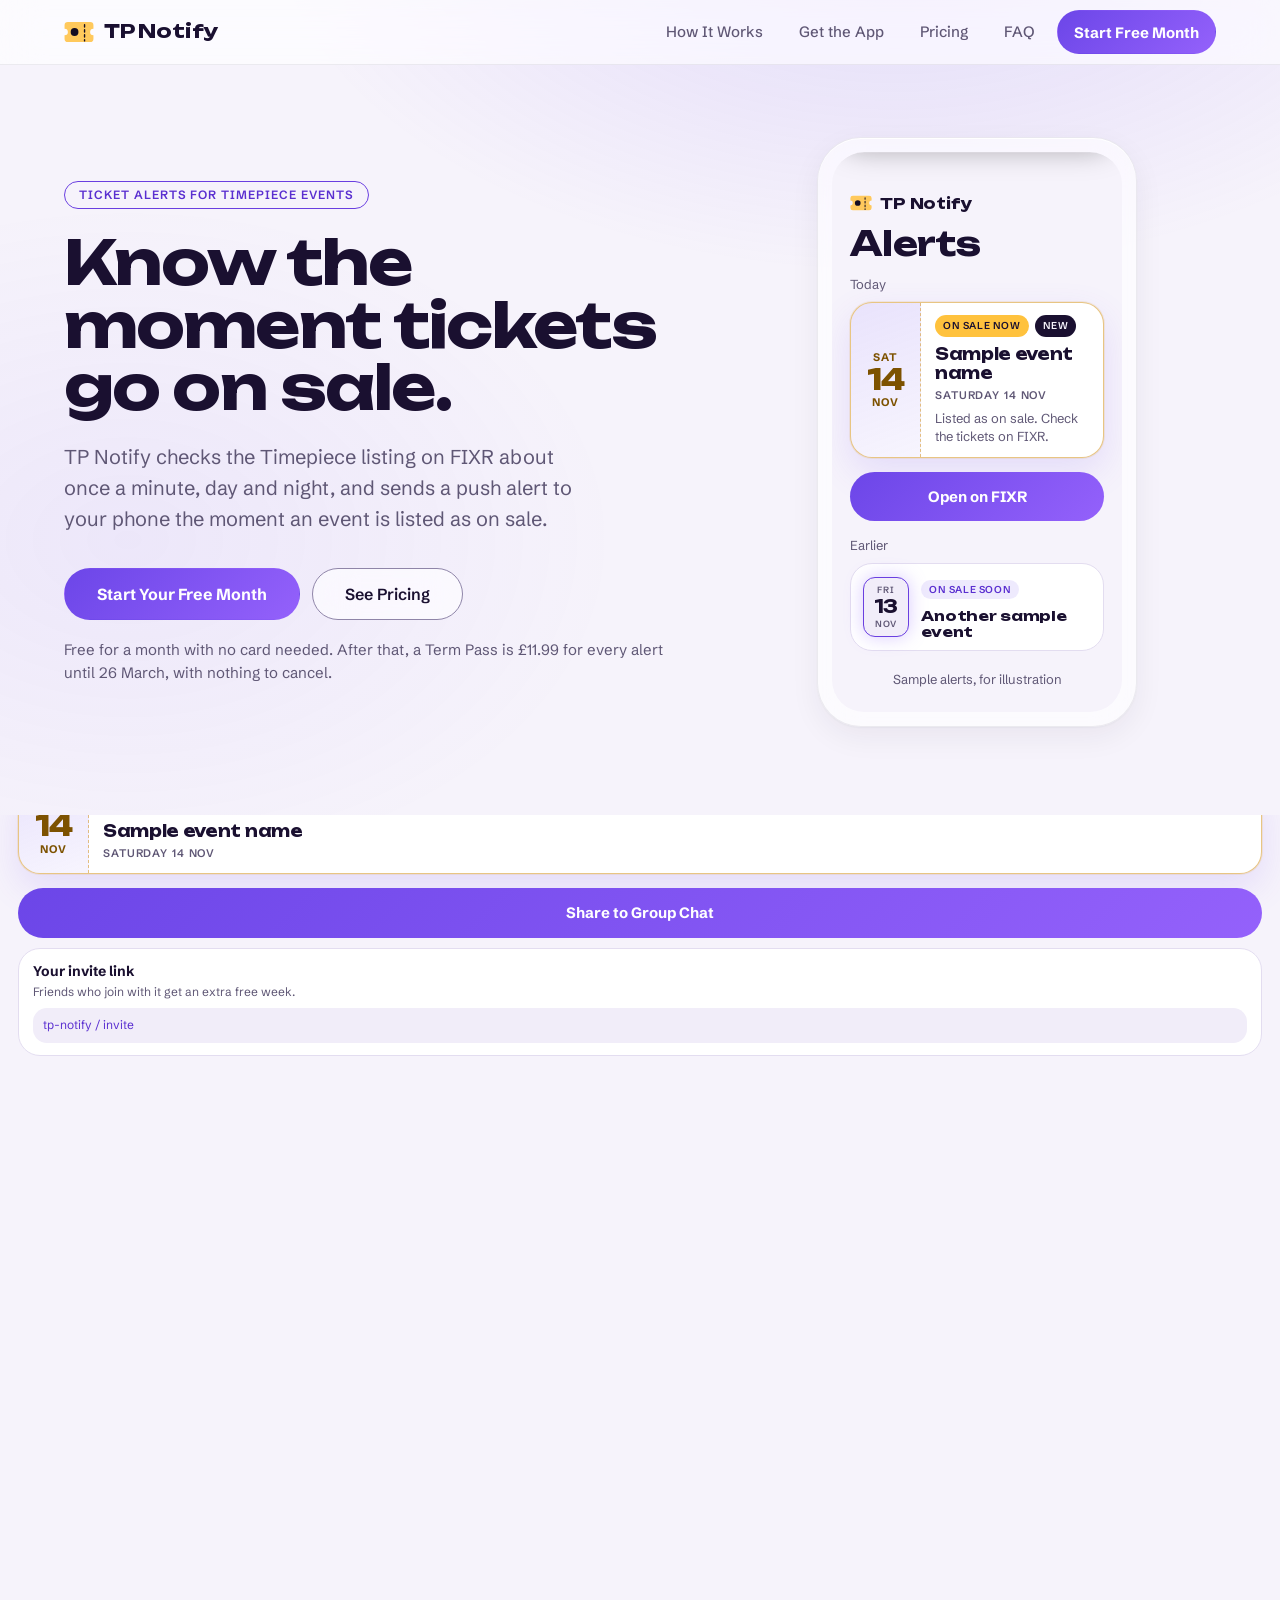
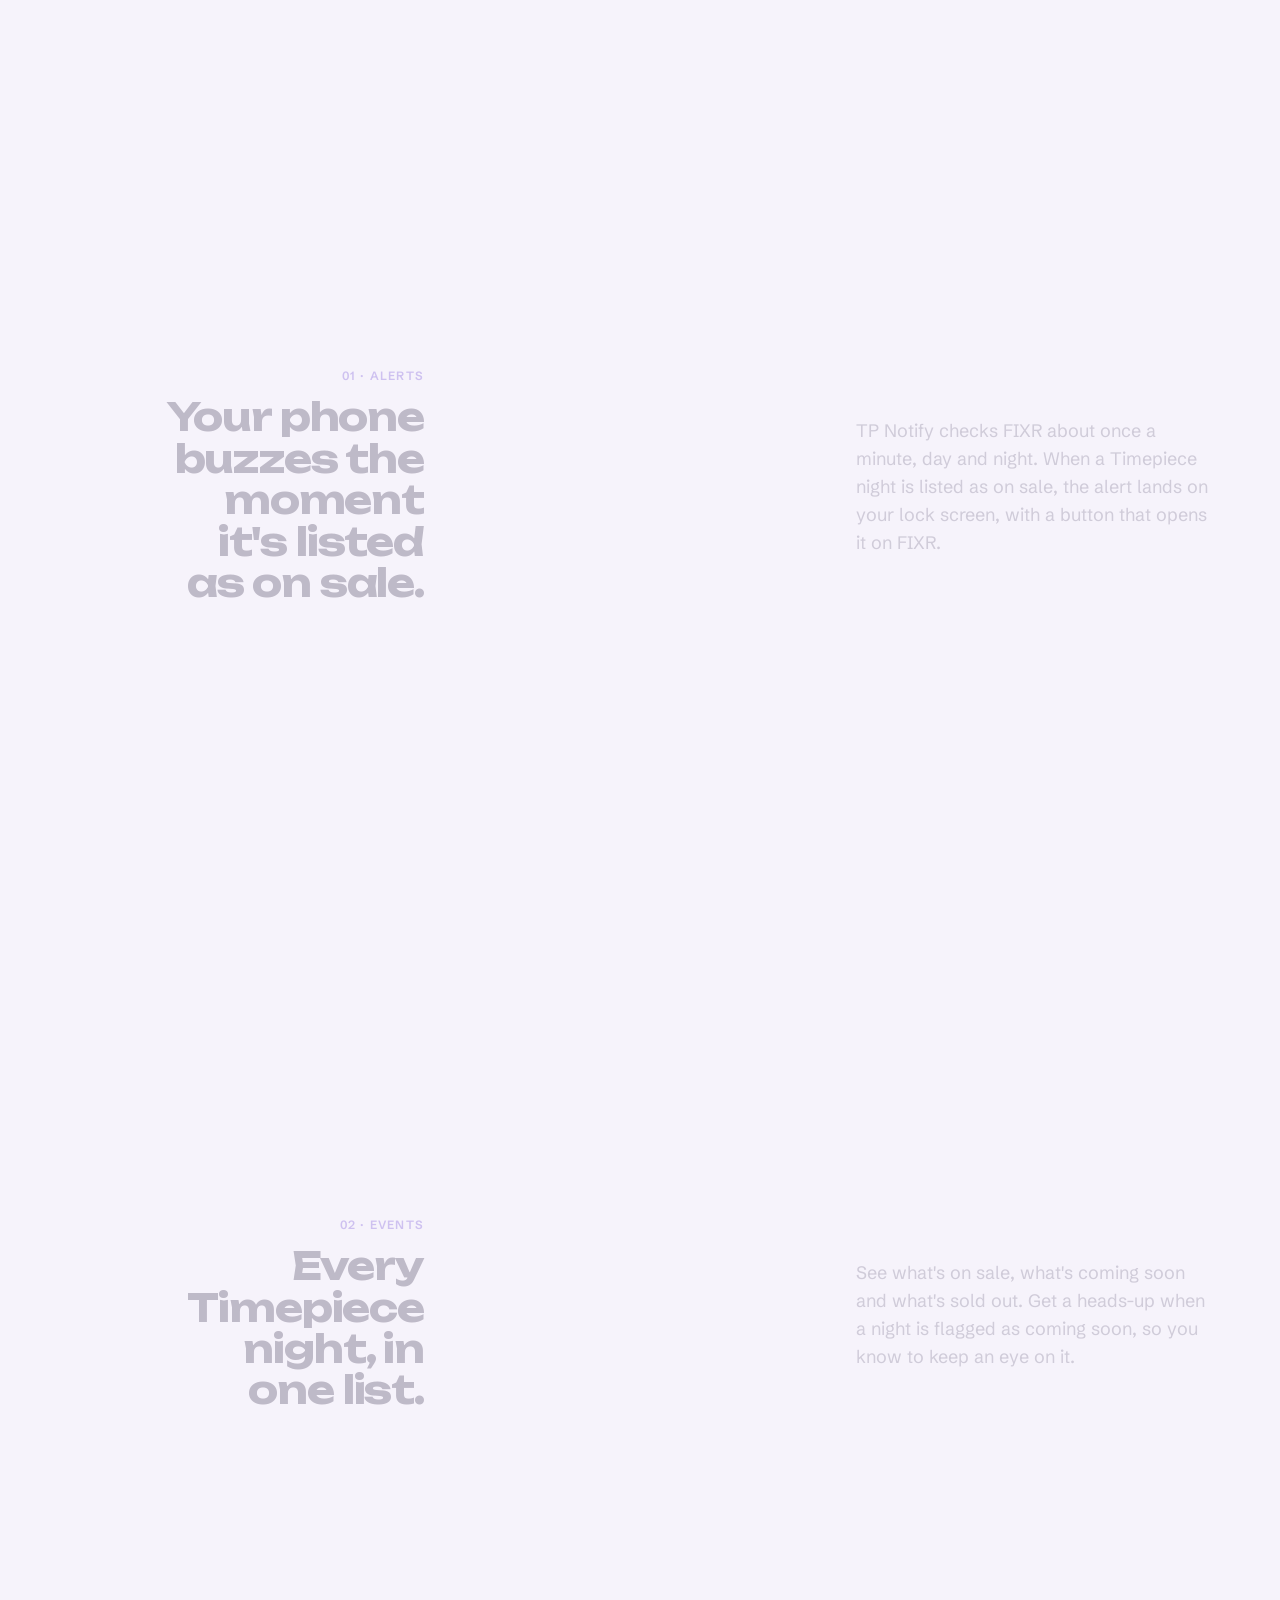
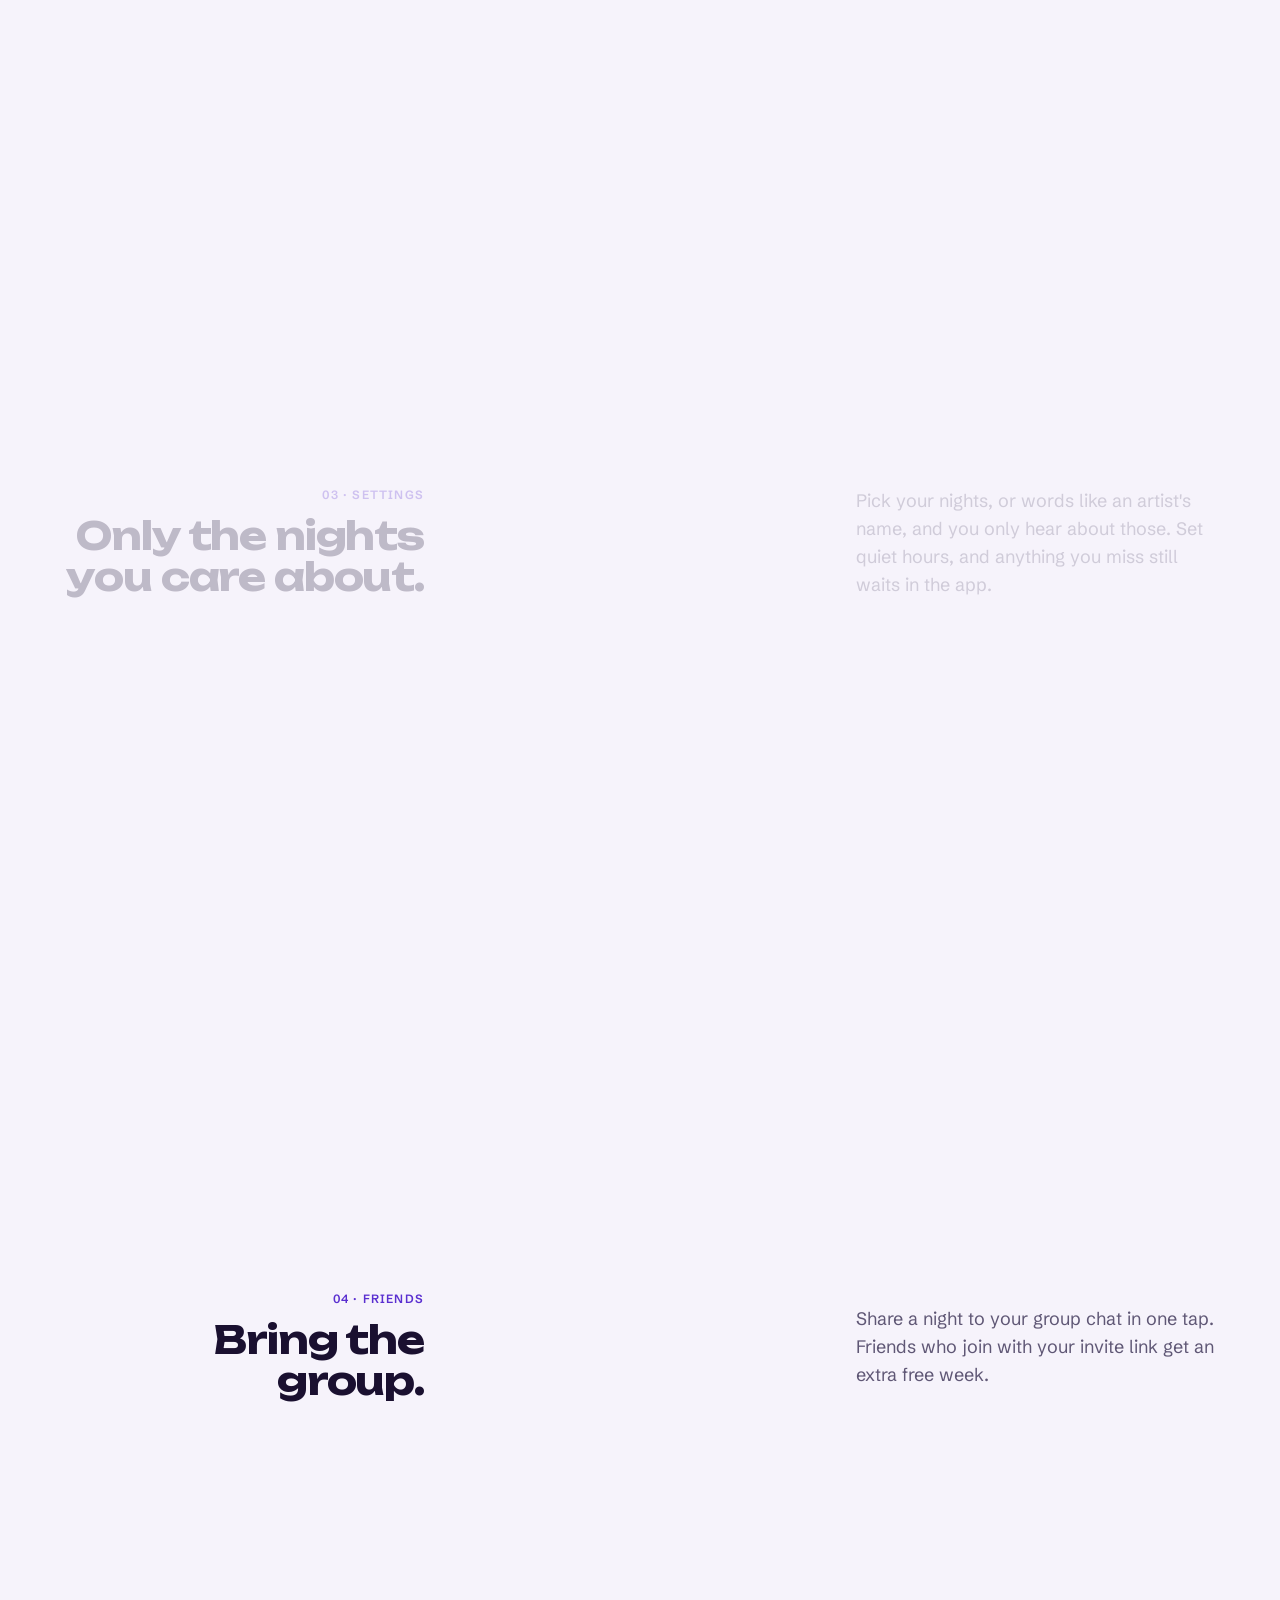
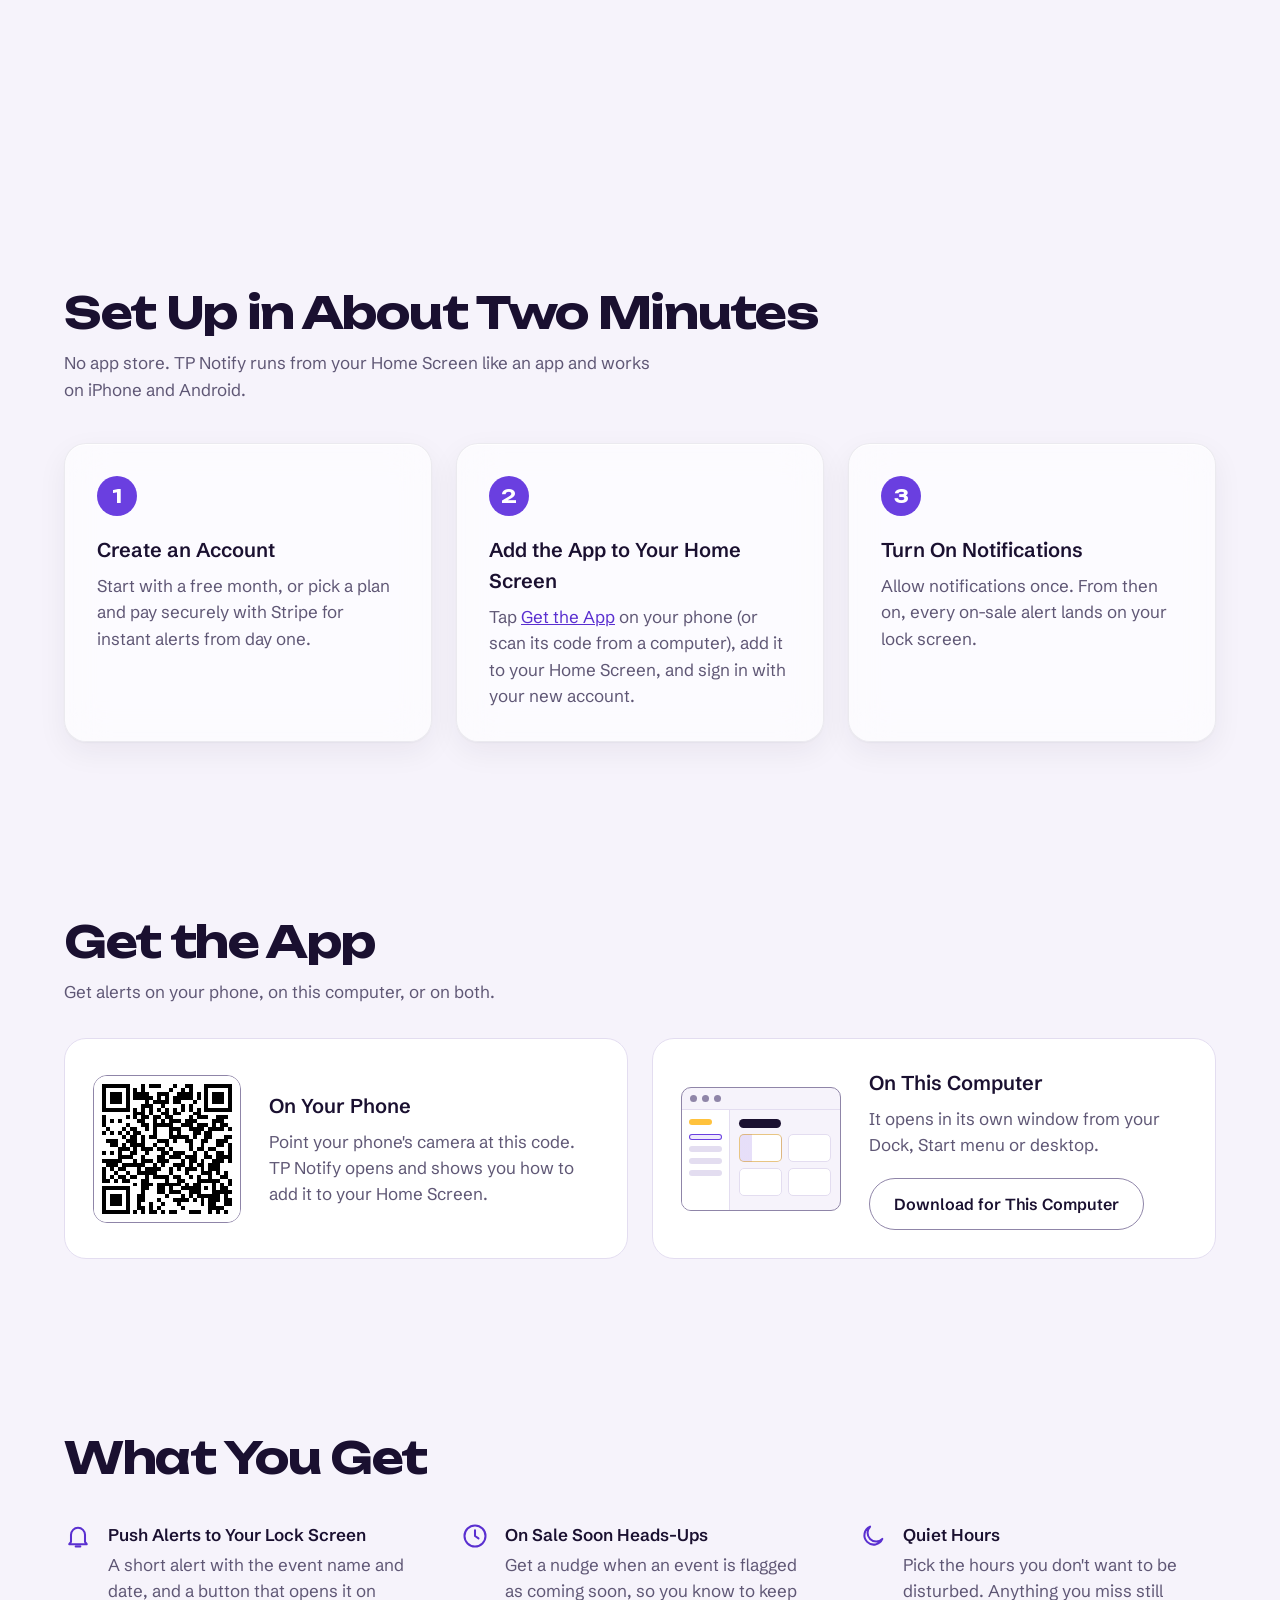
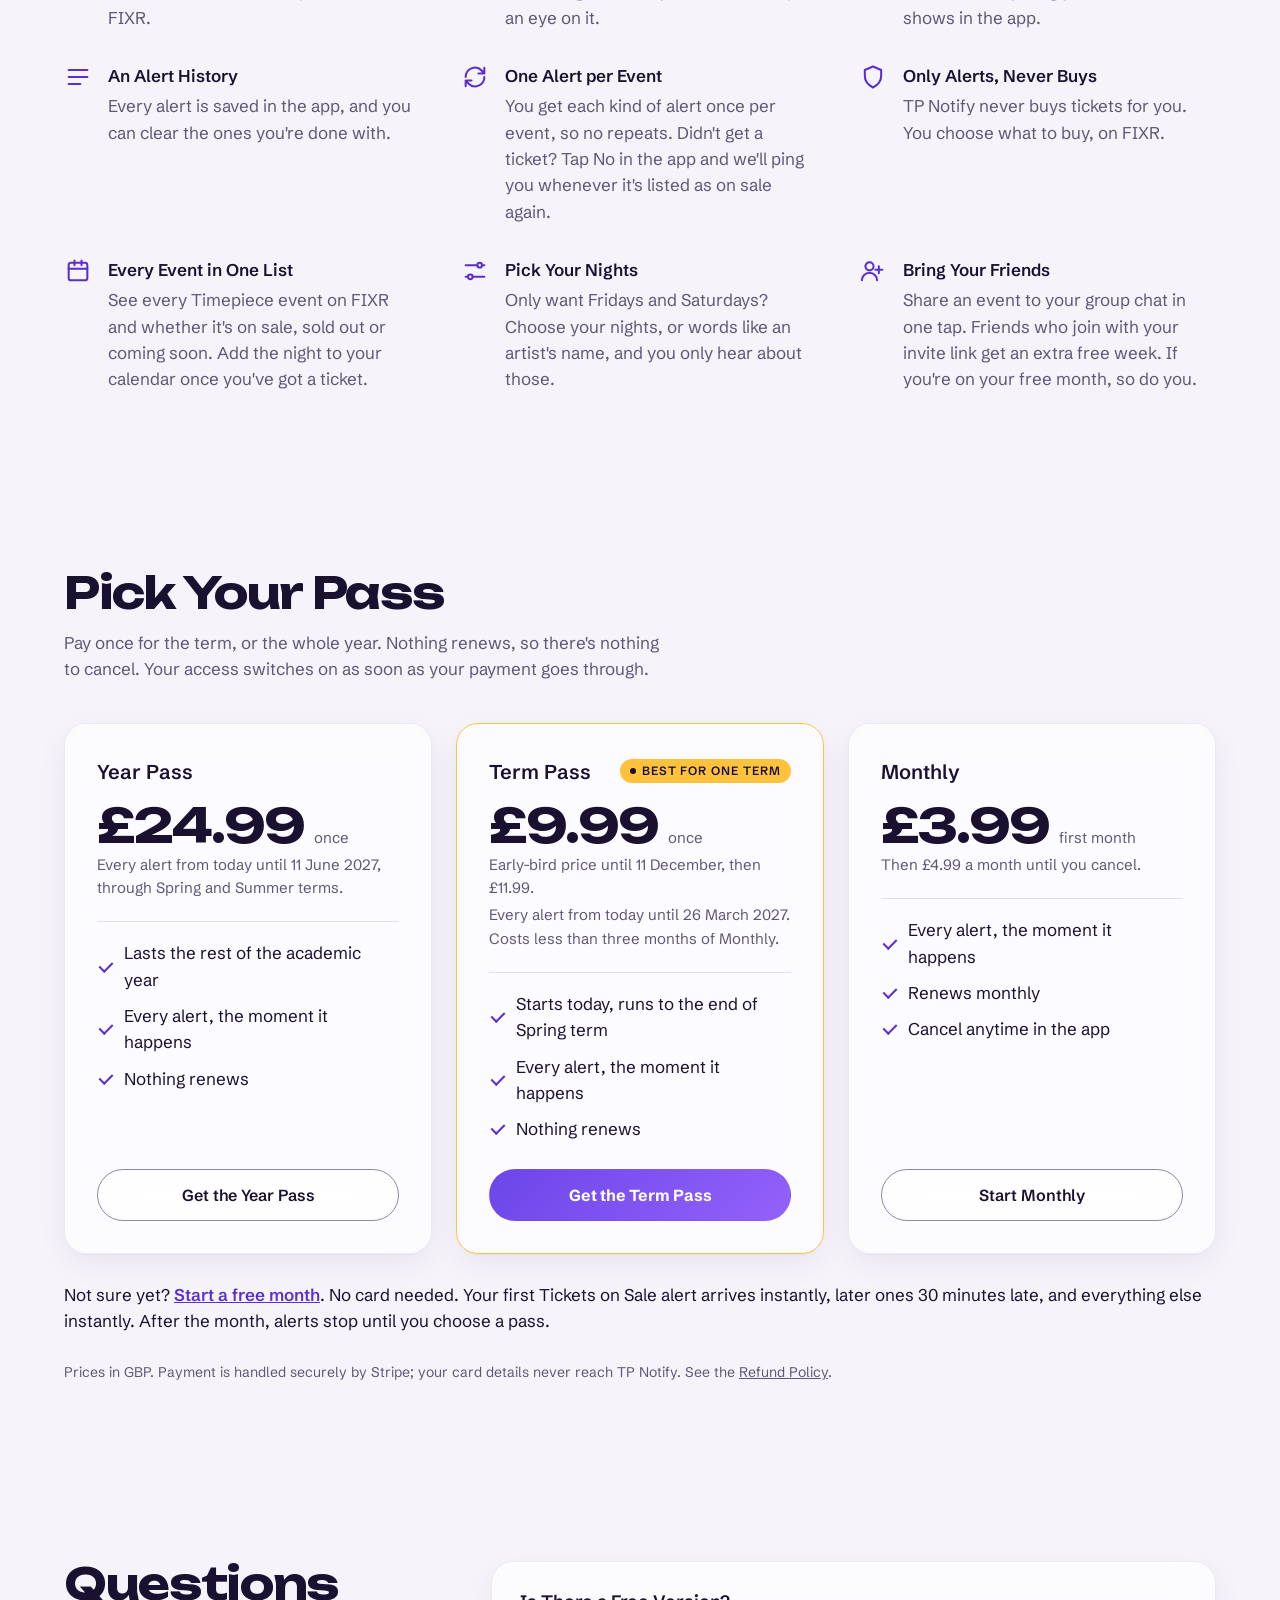
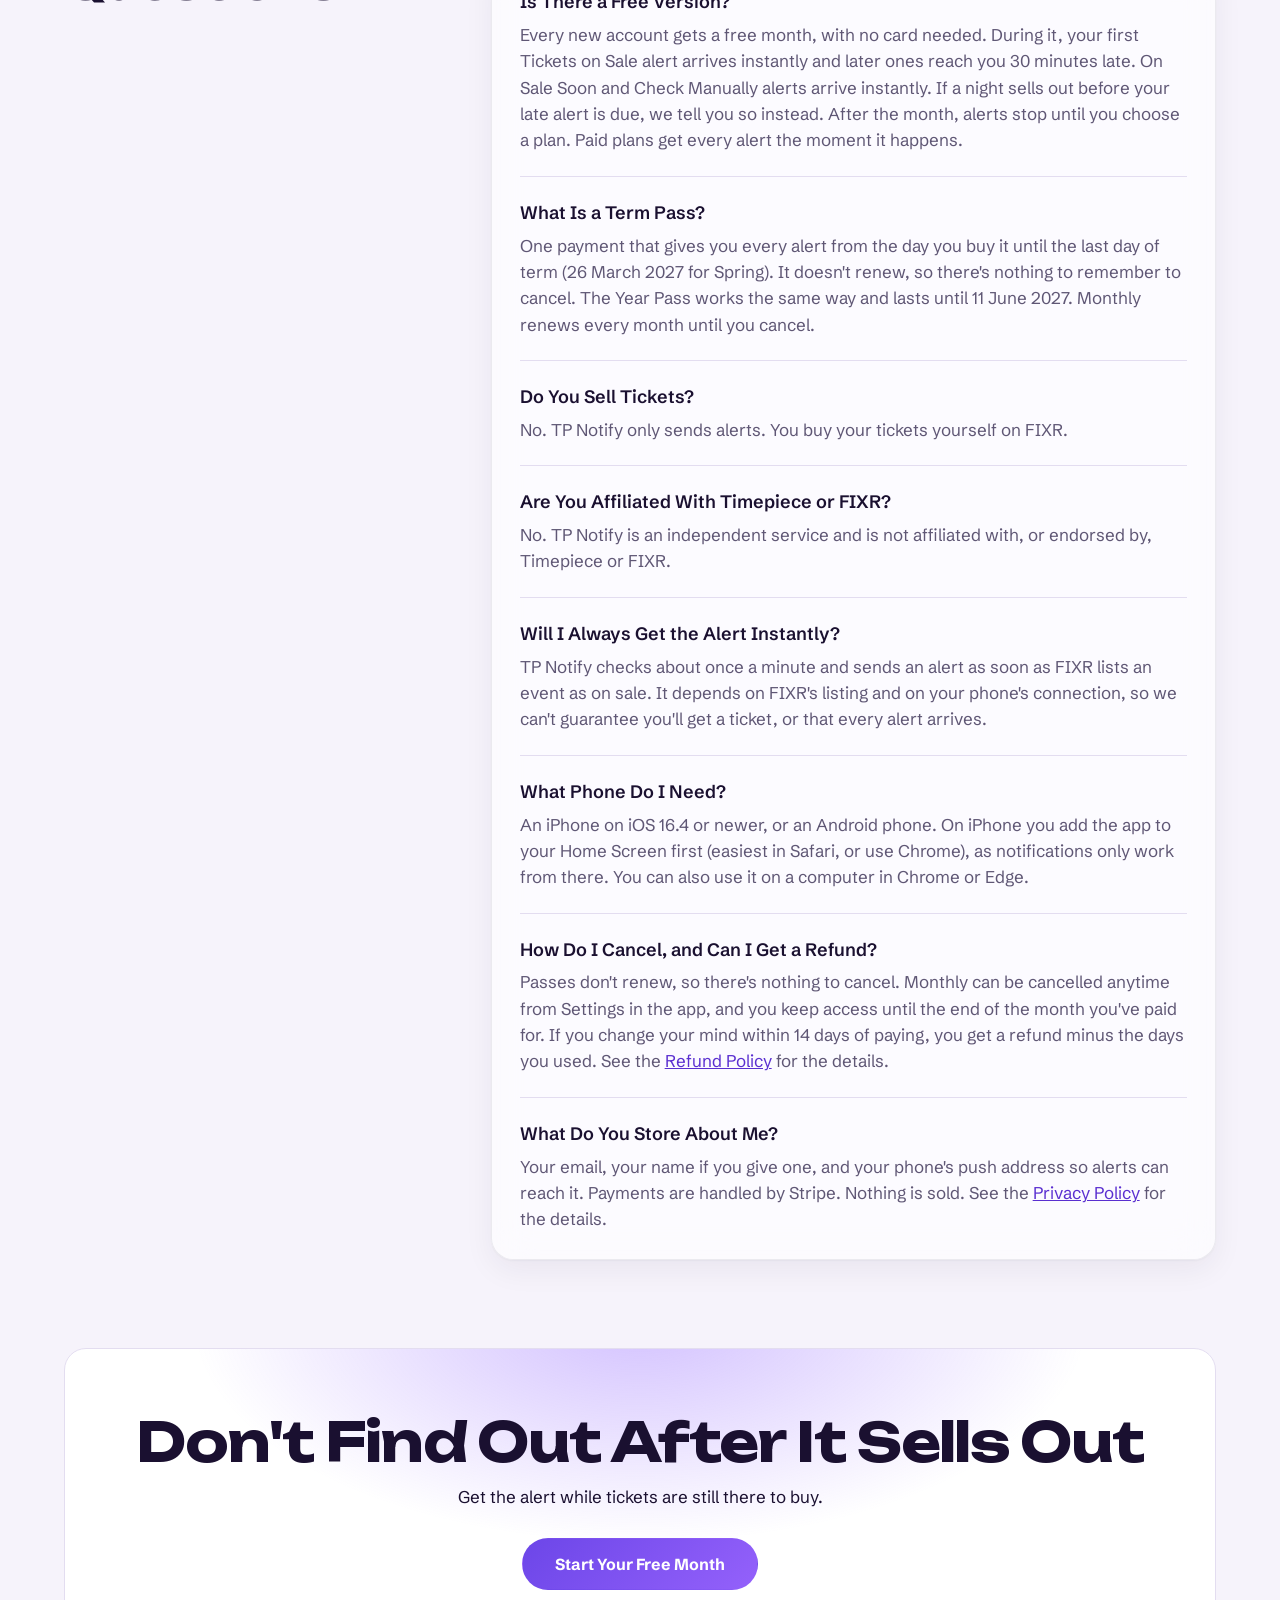
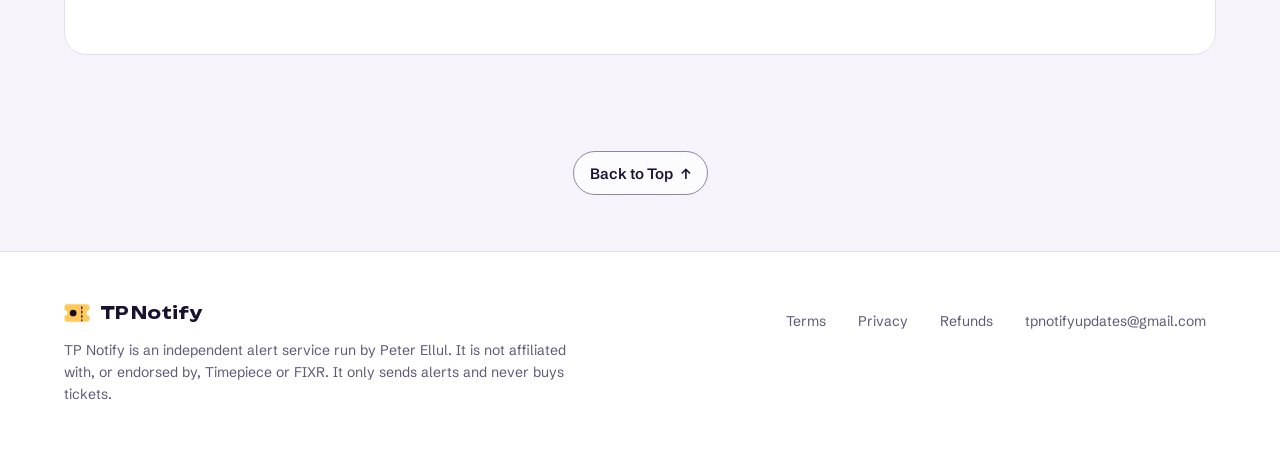
<file: index.html>
<!doctype html>
<html lang="en" data-theme="auto">
<head>
<meta charset="utf-8">
<meta http-equiv="Content-Security-Policy" content="default-src 'self'; script-src 'self' https://challenges.cloudflare.com https://static.cloudflareinsights.com; style-src 'self' 'unsafe-inline'; img-src 'self' data:; connect-src 'self' https://ddeapflekaecxqetayil.supabase.co https://cloudflareinsights.com; frame-src https://challenges.cloudflare.com; base-uri 'self'; form-action 'self'; object-src 'none'">
<meta name="referrer" content="strict-origin-when-cross-origin">
<meta name="viewport" content="width=device-width, initial-scale=1">
<title>TP Notify: Ticket Alerts for Timepiece Events</title>
<meta name="description" content="TP Notify sends a push alert to your phone the moment a Timepiece event is listed as on sale on FIXR. Free for a month, then a Term Pass from £9.99.">
<meta name="theme-color" content="#0c0916" media="(prefers-color-scheme: dark)">
<meta name="theme-color" content="#f6f3fb" media="(prefers-color-scheme: light)">
<link rel="canonical" href="https://lowballing-coding.github.io/tp-notify-site/">
<meta property="og:type" content="website">
<meta property="og:site_name" content="TP Notify">
<meta property="og:title" content="TP Notify: Know the Moment Tickets Go on Sale">
<meta property="og:description" content="Push alerts to your phone the moment a Timepiece event is listed as on sale on FIXR. Free for a month, then a Term Pass from £9.99.">
<meta property="og:url" content="https://lowballing-coding.github.io/tp-notify-site/">
<meta property="og:image" content="https://lowballing-coding.github.io/tp-notify-site/og-image.png">
<meta property="og:image:width" content="1200">
<meta property="og:image:height" content="630">
<meta property="og:image:alt" content="TP Notify logo with the words: Know the moment tickets go on sale.">
<meta name="twitter:card" content="summary_large_image">
<link rel="icon" href="icon-192.png">
<link rel="apple-touch-icon" href="apple-touch-icon.png">
<link rel="stylesheet" href="tokens.css">
<link rel="stylesheet" href="styles.css">
</head>
<body>
<a class="skip" href="#main">Skip to Content</a>

<header class="top">
<nav class="wrap" aria-label="Main">
<a class="brand" href="./">
<svg viewBox="5 5 54 54" aria-hidden="true"><path d="M12 14H52A6 6 0 0 1 58 20V26A6 6 0 0 0 58 38V44A6 6 0 0 1 52 50H12A6 6 0 0 1 6 44V38A6 6 0 0 0 6 26V20A6 6 0 0 1 12 14Z" fill="#ffc95c"/><path d="M42 19V23M42 28V32M42 37V41M42 46V48" stroke="#140d22" stroke-width="2.5" stroke-linecap="round"/><circle cx="24" cy="32" r="7" fill="#140d22"/></svg>
<span>TP Notify</span>
</a>
<div class="navlinks">
<a class="plain" href="#how">How It Works</a>
<a class="plain" href="#app">Get the App</a>
<a class="plain" href="#pricing">Pricing</a>
<a class="plain" href="#faq">FAQ</a>
<a class="btn small" href="signup.html?plan=free">Start Free Month</a>
</div>
</nav>
</header>

<main id="main">
<section class="wrap hero">
<div class="copy">
<p class="invited" id="invited-home" hidden>A friend invited you, so your free month comes with an extra week. No card needed.</p>
<div class="eyebrow">Ticket alerts for Timepiece events</div>
<h1>Know the moment tickets go on sale.</h1>
<p class="proof" id="hero-proof" hidden></p>
<p class="lead">TP Notify checks the Timepiece listing on FIXR about once a minute, day and night, and sends a push alert to your phone the moment an event is listed as on sale.</p>
<div class="cta">
<a class="btn" href="signup.html?plan=free">Start Your Free Month</a>
<a class="btn outline" href="#pricing">See Pricing</a>
</div>
<p class="fine">Free for a month with no card needed. After that, a Term Pass is £11.99 for every alert until 26 March, with nothing to cancel.</p>
<p class="live" id="live" hidden></p>
</div>

<div class="demo" aria-hidden="true">
<div class="phone"><div class="screen">
<div class="drop"><b>TP Notify · now</b><span>On sale now: Sample event name</span></div>
<div class="mini"><svg viewBox="5 5 54 54"><path d="M12 14H52A6 6 0 0 1 58 20V26A6 6 0 0 0 58 38V44A6 6 0 0 1 52 50H12A6 6 0 0 1 6 44V38A6 6 0 0 0 6 26V20A6 6 0 0 1 12 14Z" fill="#ffc95c"/><path d="M42 19V23M42 28V32M42 37V41M42 46V48" stroke="#140d22" stroke-width="2.5" stroke-linecap="round"/><circle cx="24" cy="32" r="7" fill="#140d22"/></svg><span>TP Notify</span></div>
<div class="ttl">Alerts</div>
<div class="day">Today</div>
<div class="ticket">
<div class="stub"><span>Sat</span><b>14</b><span>Nov</span></div>
<div class="tbody">
<div class="pills"><span class="pill">On Sale Now</span><span class="pill new">New</span></div>
<div class="name">Sample event name</div>
<div class="when">Saturday 14 Nov</div>
<div class="rec">Listed as on sale. Check the tickets on FIXR.</div>
</div>
</div>
<div class="fixr">Open on FIXR</div>
<div class="day">Earlier</div>
<div class="row"><div class="tile"><span>Fri</span><b>13</b><span>Nov</span></div><div><span class="pill soon">On Sale Soon</span><div class="rname">Another sample event</div></div></div>
<div class="cap">Sample alerts, for illustration</div>
</div></div>
</div>
</section>

<section class="story" aria-label="What TP Notify does">
<div class="wrap story-grid">
<div class="story-phone" aria-hidden="true"><div class="phone"><div class="screen" id="story-screen" data-v="0">
<div class="sv lock">
<div class="clock">22:41</div><div class="date">Saturday 14 November</div>
<div class="note-card"><div class="nhead"><svg viewBox="5 5 54 54"><path d="M12 14H52A6 6 0 0 1 58 20V26A6 6 0 0 0 58 38V44A6 6 0 0 1 52 50H12A6 6 0 0 1 6 44V38A6 6 0 0 0 6 26V20A6 6 0 0 1 12 14Z" fill="#ffc95c"/><path d="M42 19V23M42 28V32M42 37V41M42 46V48" stroke="#140d22" stroke-width="2.5" stroke-linecap="round"/><circle cx="24" cy="32" r="7" fill="#140d22"/></svg><span>TP Notify</span><i>now</i></div><b>On sale now</b><p>Sample event name is listed as on sale on FIXR. Tap to open it.</p></div>
</div>
<div class="sv">
<div class="ttl">Events</div>
<div class="row"><div class="tile"><span>Sat</span><b>14</b><span>Nov</span></div><div><span class="pill">On Sale Now</span><div class="rname">Sample event name</div></div></div>
<div class="row"><div class="tile"><span>Fri</span><b>20</b><span>Nov</span></div><div><span class="pill soon">On Sale Soon</span><div class="rname">Another sample event</div></div></div>
<div class="row"><div class="tile"><span>Sat</span><b>21</b><span>Nov</span></div><div><span class="pill soon">On Sale Soon</span><div class="rname">A third sample event</div></div></div>
<div class="row dim"><div class="tile"><span>Fri</span><b>6</b><span>Nov</span></div><div><span class="pill ended">Sold Out</span><div class="rname">Last week's sample event</div></div></div>
</div>
<div class="sv">
<div class="ttl">Settings</div>
<div class="set"><b>Your nights</b><div class="days"><span>M</span><span>T</span><span>W</span><span class="on">T</span><span class="on">F</span><span class="on">S</span><span>S</span></div></div>
<div class="set"><b>Words to watch for</b><div class="chips"><span>artist name</span><span>+ Add</span></div></div>
<div class="set sw"><div><b>Quiet hours</b><p>00:00 to 08:00</p></div><span class="toggle"></span></div>
<div class="set sw"><div><b>On Sale Soon heads-ups</b><p>A nudge before it goes on sale</p></div><span class="toggle"></span></div>
</div>
<div class="sv">
<div class="ttl">Invite</div>
<div class="ticket"><div class="stub"><span>Sat</span><b>14</b><span>Nov</span></div><div class="tbody"><div class="pills"><span class="pill">On Sale Now</span></div><div class="name">Sample event name</div><div class="when">Saturday 14 Nov</div></div></div>
<div class="fixr">Share to Group Chat</div>
<div class="set"><b>Your invite link</b><p>Friends who join with it get an extra free week.</p><div class="link">tp-notify / invite</div></div>
</div>
<div class="cap">Sample screens, for illustration</div>
</div></div></div>

<div class="ch"><div class="l"><span class="kicker">01 · Alerts</span><h2>Your phone buzzes the moment it's listed as on sale.</h2></div>
<div class="r"><p>TP Notify checks FIXR about once a minute, day and night. When a Timepiece night is listed as on sale, the alert lands on your lock screen, with a button that opens it on FIXR.</p></div></div>
<div class="ch"><div class="l"><span class="kicker">02 · Events</span><h2>Every Timepiece night, in one list.</h2></div>
<div class="r"><p>See what's on sale, what's coming soon and what's sold out. Get a heads-up when a night is flagged as coming soon, so you know to keep an eye on it.</p></div></div>
<div class="ch"><div class="l"><span class="kicker">03 · Settings</span><h2>Only the nights you care about.</h2></div>
<div class="r"><p>Pick your nights, or words like an artist's name, and you only hear about those. Set quiet hours, and anything you miss still waits in the app.</p></div></div>
<div class="ch"><div class="l"><span class="kicker">04 · Friends</span><h2>Bring the group.</h2></div>
<div class="r"><p>Share a night to your group chat in one tap. Friends who join with your invite link get an extra free week.</p></div></div>
</div>
</section>

<section id="how" class="band surface">
<div class="wrap">
<h2>Set Up in About Two Minutes</h2>
<p class="lede">No app store. TP Notify runs from your Home Screen like an app and works on iPhone and Android.</p>
<ol class="steps">
<li><div class="num" aria-hidden="true">1</div><h3>Create an Account</h3><p>Start with a free month, or pick a plan and pay securely with Stripe for instant alerts from day one.</p></li>
<li><div class="num" aria-hidden="true">2</div><h3>Add the App to Your Home Screen</h3><p>Tap <a href="#app">Get the App</a> on your phone (or scan its code from a computer), add it to your Home Screen, and sign in with your new account.</p></li>
<li><div class="num" aria-hidden="true">3</div><h3>Turn On Notifications</h3><p>Allow notifications once. From then on, every on-sale alert lands on your lock screen.</p></li>
</ol>
</div>
</section>

<section id="app" class="band wrap">
<h2>Get the App</h2>
<p class="lede phone-only">Tap below to open TP Notify. It shows you how to add it to your Home Screen, which takes a few seconds.</p>
<p class="lede computer-only">Get alerts on your phone, on this computer, or on both.</p>
<a class="btn phone-only app-link get-phone" href="https://lowballing-coding.github.io/timepiece-alerts/">Get TP Notify</a>
<div class="get-app computer-only">
<div class="way">
<img src="app-qr.svg" alt="QR code that opens the TP Notify app on your phone" width="148" height="148">
<div><h3>On Your Phone</h3><p>Point your phone's camera at this code. TP Notify opens and shows you how to add it to your Home Screen.</p></div>
</div>
<div class="way">
<div class="window" aria-hidden="true"><div class="wbar"><span></span><span></span><span></span></div><div class="wbody"><div class="wside"><span></span><span class="on"></span><span></span><span></span><span></span></div><div class="wmain"><span class="wttl"></span><span class="hot"></span><span></span><span></span><span></span></div></div></div>
<div><h3>On This Computer</h3><p>It opens in its own window from your Dock, Start menu or desktop.</p><a class="btn outline app-link" href="https://lowballing-coding.github.io/timepiece-alerts/">Download for This Computer</a></div>
</div>
</div>
</section>

<section class="band wrap">
<h2>What You Get</h2>
<div class="features">
<div class="feat"><svg viewBox="0 0 24 24" aria-hidden="true"><path d="M6 17V11a6 6 0 0 1 12 0v6l1.5 2h-15zM10 21h4"/></svg><div><h3>Push Alerts to Your Lock Screen</h3><p>A short alert with the event name and date, and a button that opens it on FIXR.</p></div></div>
<div class="feat"><svg viewBox="0 0 24 24" aria-hidden="true"><circle cx="12" cy="12" r="9"/><path d="M12 7v5l3 2"/></svg><div><h3>On Sale Soon Heads-Ups</h3><p>Get a nudge when an event is flagged as coming soon, so you know to keep an eye on it.</p></div></div>
<div class="feat"><svg viewBox="0 0 24 24" aria-hidden="true"><path d="M20 14.5A8 8 0 1 1 9.5 4a6.5 6.5 0 0 0 10.5 10.5z"/></svg><div><h3>Quiet Hours</h3><p>Pick the hours you don't want to be disturbed. Anything you miss still shows in the app.</p></div></div>
<div class="feat"><svg viewBox="0 0 24 24" aria-hidden="true"><path d="M4 6h16M4 12h16M4 18h10"/></svg><div><h3>An Alert History</h3><p>Every alert is saved in the app, and you can clear the ones you're done with.</p></div></div>
<div class="feat"><svg viewBox="0 0 24 24" aria-hidden="true"><path d="M4 12a8 8 0 0 1 13.7-5.6L20 9M20 4v5h-5M20 12a8 8 0 0 1-13.7 5.6L4 15M4 20v-5h5"/></svg><div><h3>One Alert per Event</h3><p>You get each kind of alert once per event, so no repeats. Didn't get a ticket? Tap No in the app and we'll ping you whenever it's listed as on sale again.</p></div></div>
<div class="feat"><svg viewBox="0 0 24 24" aria-hidden="true"><path d="M12 3l7 3v5c0 5-3 8-7 10-4-2-7-5-7-10V6z"/></svg><div><h3>Only Alerts, Never Buys</h3><p>TP Notify never buys tickets for you. You choose what to buy, on FIXR.</p></div></div>
<div class="feat"><svg viewBox="0 0 24 24" aria-hidden="true"><rect x="4" y="5" width="16" height="15" rx="2"/><path d="M4 10h16M9 3v4M15 3v4"/></svg><div><h3>Every Event in One List</h3><p>See every Timepiece event on FIXR and whether it's on sale, sold out or coming soon. Add the night to your calendar once you've got a ticket.</p></div></div>
<div class="feat"><svg viewBox="0 0 24 24" aria-hidden="true"><path d="M4 7h10M18 7h2M4 17h2M10 17h10"/><circle cx="16" cy="7" r="2"/><circle cx="8" cy="17" r="2"/></svg><div><h3>Pick Your Nights</h3><p>Only want Fridays and Saturdays? Choose your nights, or words like an artist's name, and you only hear about those.</p></div></div>
<div class="feat"><svg viewBox="0 0 24 24" aria-hidden="true"><circle cx="9" cy="8" r="3.5"/><path d="M2.5 20a6.5 6.5 0 0 1 13 0M17 8v6M14 11h6"/></svg><div><h3>Bring Your Friends</h3><p>Share an event to your group chat in one tap. Friends who join with your invite link get an extra free week. If you're on your free month, so do you.</p></div></div>
</div>
</section>

<section id="pricing" class="band dark">
<div class="wrap">
<h2>Pick Your Pass</h2>
<p class="lede">Pay once for the term, or the whole year. Nothing renews, so there's nothing to cancel. Your access switches on as soon as your payment goes through.</p>
<p class="proof" id="price-proof" hidden></p>
<div class="plans">
<div class="plan">
<h3>Year Pass</h3>
<div class="price"><b>£24.99</b><span>once</span></div>
<div class="sub">Every alert from today until 11 June 2027, through Spring and Summer terms.</div>
<ul><li>Lasts the rest of the academic year</li><li>Every alert, the moment it happens</li><li>Nothing renews</li></ul>
<a class="btn outline block" href="signup.html?plan=year">Get the Year Pass</a>
</div>
<div class="plan best">
<div class="head"><h3>Term Pass</h3><span class="tag">Best for One Term</span></div>
<div class="price"><b class="early-price" data-until="2026-12-11T23:59:59Z" data-late="£11.99">£9.99</b><span>once</span></div>
<div class="sub early-note" data-until="2026-12-11T23:59:59Z">Early-bird price until 11 December, then £11.99.</div>
<div class="sub">Every alert from today until 26 March 2027. Costs less than three months of Monthly.</div>
<ul><li>Starts today, runs to the end of Spring term</li><li>Every alert, the moment it happens</li><li>Nothing renews</li></ul>
<a class="btn block" href="signup.html?plan=term">Get the Term Pass</a>
</div>
<div class="plan">
<h3>Monthly</h3>
<div class="price"><b>£3.99</b><span>first month</span></div>
<div class="sub">Then £4.99 a month until you cancel.</div>
<ul><li>Every alert, the moment it happens</li><li>Renews monthly</li><li>Cancel anytime in the app</li></ul>
<a class="btn outline block" href="signup.html?plan=monthly">Start Monthly</a>
</div>
</div>
<p class="free-line">Not sure yet? <a href="signup.html?plan=free">Start a free month</a>. No card needed. Your first Tickets on Sale alert arrives instantly, later ones 30 minutes late, and everything else instantly. After the month, alerts stop until you choose a pass.</p>
<p class="fine">Prices in GBP. Payment is handled securely by Stripe; your card details never reach TP Notify. See the <a href="refunds.html" style="color: inherit">Refund Policy</a>.</p>
</div>
</section>

<section id="faq" class="faq wrap">
<h2>Questions</h2>
<div class="list">
<div class="qa"><h3>Is There a Free Version?</h3><p>Every new account gets a free month, with no card needed. During it, your first Tickets on Sale alert arrives instantly and later ones reach you 30 minutes late. On Sale Soon and Check Manually alerts arrive instantly. If a night sells out before your late alert is due, we tell you so instead. After the month, alerts stop until you choose a plan. Paid plans get every alert the moment it happens.</p></div>
<div class="qa"><h3>What Is a Term Pass?</h3><p>One payment that gives you every alert from the day you buy it until the last day of term (26 March 2027 for Spring). It doesn't renew, so there's nothing to remember to cancel. The Year Pass works the same way and lasts until 11 June 2027. Monthly renews every month until you cancel.</p></div>
<div class="qa"><h3>Do You Sell Tickets?</h3><p>No. TP Notify only sends alerts. You buy your tickets yourself on FIXR.</p></div>
<div class="qa"><h3>Are You Affiliated With Timepiece or FIXR?</h3><p>No. TP Notify is an independent service and is not affiliated with, or endorsed by, Timepiece or FIXR.</p></div>
<div class="qa"><h3>Will I Always Get the Alert Instantly?</h3><p>TP Notify checks about once a minute and sends an alert as soon as FIXR lists an event as on sale. It depends on FIXR's listing and on your phone's connection, so we can't guarantee you'll get a ticket, or that every alert arrives.</p></div>
<div class="qa"><h3>What Phone Do I Need?</h3><p>An iPhone on iOS 16.4 or newer, or an Android phone. On iPhone you add the app to your Home Screen first (easiest in Safari, or use Chrome), as notifications only work from there. You can also use it on a computer in Chrome or Edge.</p></div>
<div class="qa"><h3>How Do I Cancel, and Can I Get a Refund?</h3><p>Passes don't renew, so there's nothing to cancel. Monthly can be cancelled anytime from Settings in the app, and you keep access until the end of the month you've paid for. If you change your mind within 14 days of paying, you get a refund minus the days you used. See the <a href="refunds.html">Refund Policy</a> for the details.</p></div>
<div class="qa"><h3>What Do You Store About Me?</h3><p>Your email, your name if you give one, and your phone's push address so alerts can reach it. Payments are handled by Stripe. Nothing is sold. See the <a href="privacy.html">Privacy Policy</a> for the details.</p></div>
</div>
</section>

<section class="wrap" style="padding-bottom: 88px">
<div class="cta-band">
<h2>Don't Find Out After It Sells Out</h2>
<p>Get the alert while tickets are still there to buy.</p>
<p class="stat" id="sold-stat" hidden></p>
<ul class="recent" id="recent" hidden></ul>
<a class="btn" href="signup.html?plan=free">Start Your Free Month</a>
</div>
</section>
<p class="totop"><a class="btn small outline" href="#top">Back to Top <span aria-hidden="true">↑</span></a></p>
</main>

<footer class="foot">
<div class="wrap">
<div class="about">
<a class="brand" href="./"><svg viewBox="5 5 54 54" aria-hidden="true"><path d="M12 14H52A6 6 0 0 1 58 20V26A6 6 0 0 0 58 38V44A6 6 0 0 1 52 50H12A6 6 0 0 1 6 44V38A6 6 0 0 0 6 26V20A6 6 0 0 1 12 14Z" fill="#ffc95c"/><path d="M42 19V23M42 28V32M42 37V41M42 46V48" stroke="#140d22" stroke-width="2.5" stroke-linecap="round"/><circle cx="24" cy="32" r="7" fill="#140d22"/></svg><span>TP Notify</span></a>
<p>TP Notify is an independent alert service run by Peter Ellul. It is not affiliated with, or endorsed by, Timepiece or FIXR. It only sends alerts and never buys tickets.</p>
</div>
<nav aria-label="Legal">
<a href="terms.html">Terms</a>
<a href="privacy.html">Privacy</a>
<a href="refunds.html">Refunds</a>
<a href="mailto:tpnotifyupdates@gmail.com">tpnotifyupdates@gmail.com</a>
</nav>
</div>
</footer>

<script src="config.js"></script>
<script src="site.js"></script>
</body>
</html>
</file>
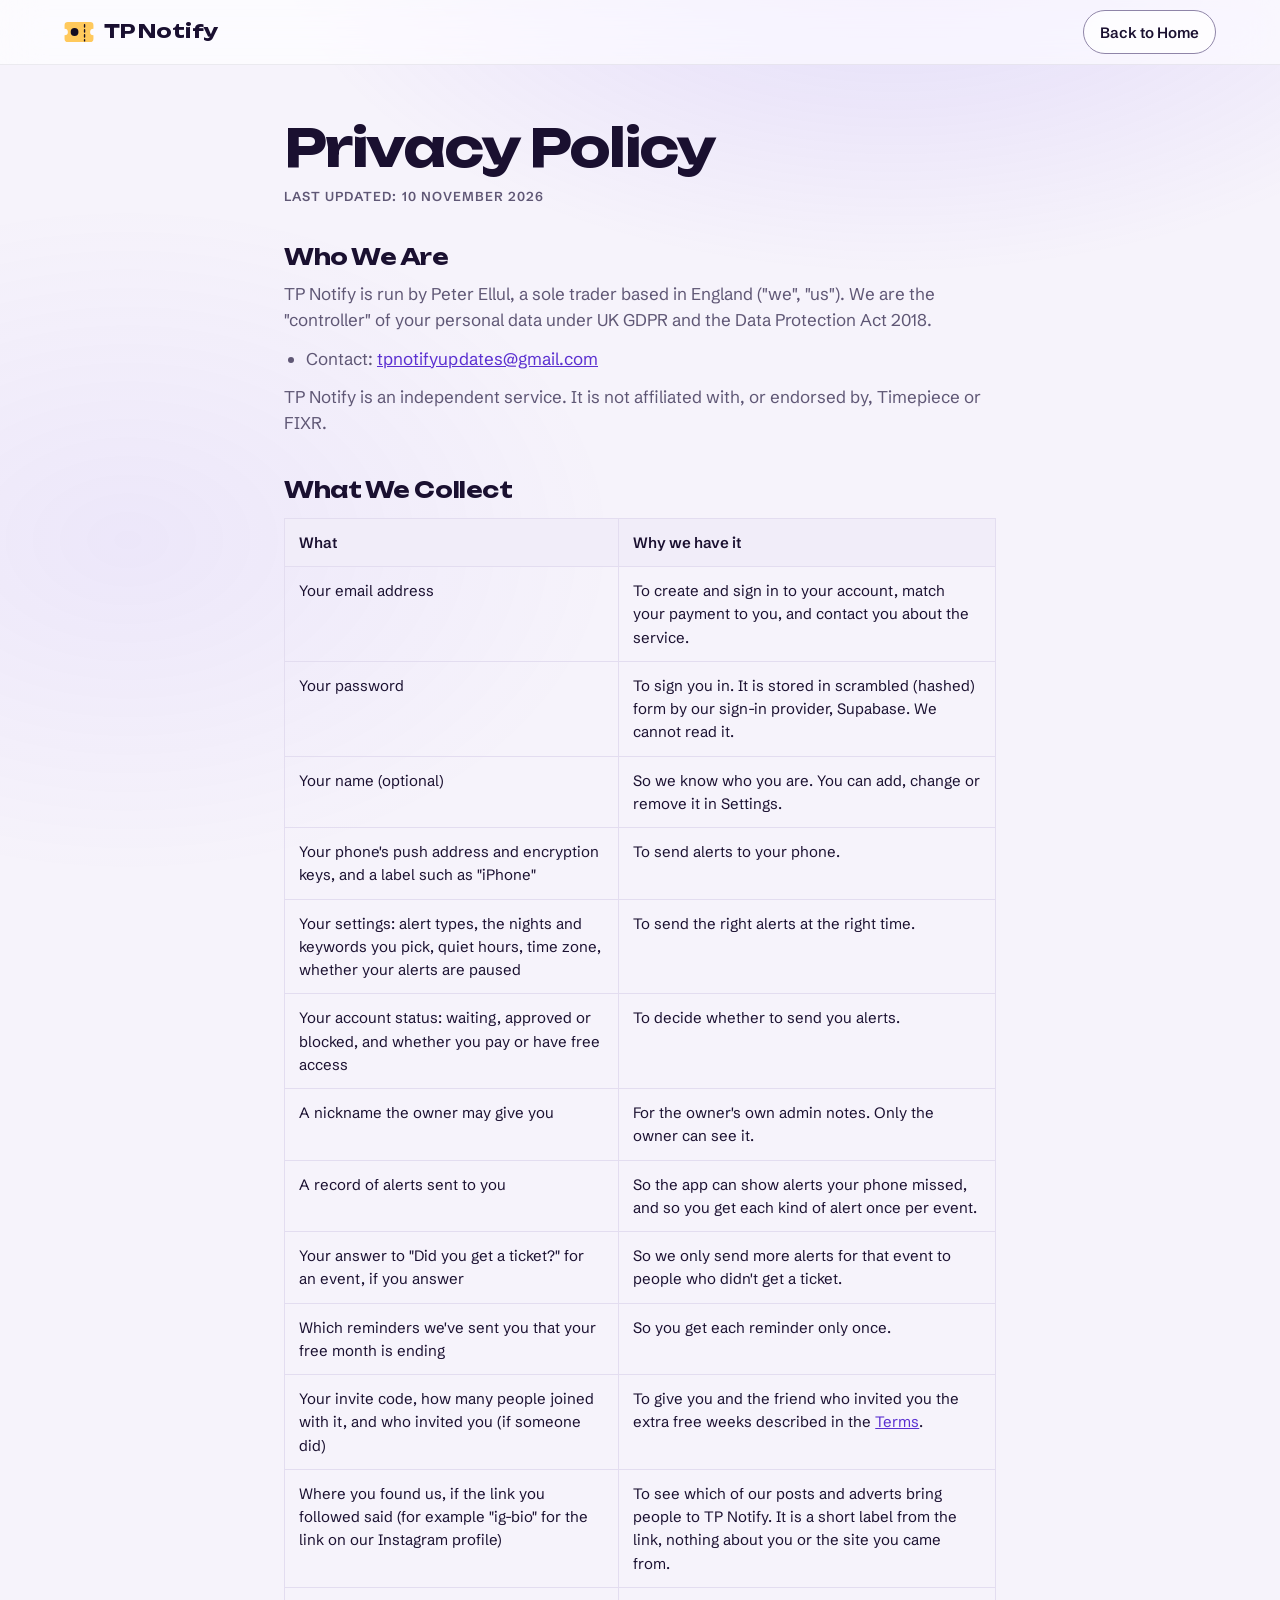
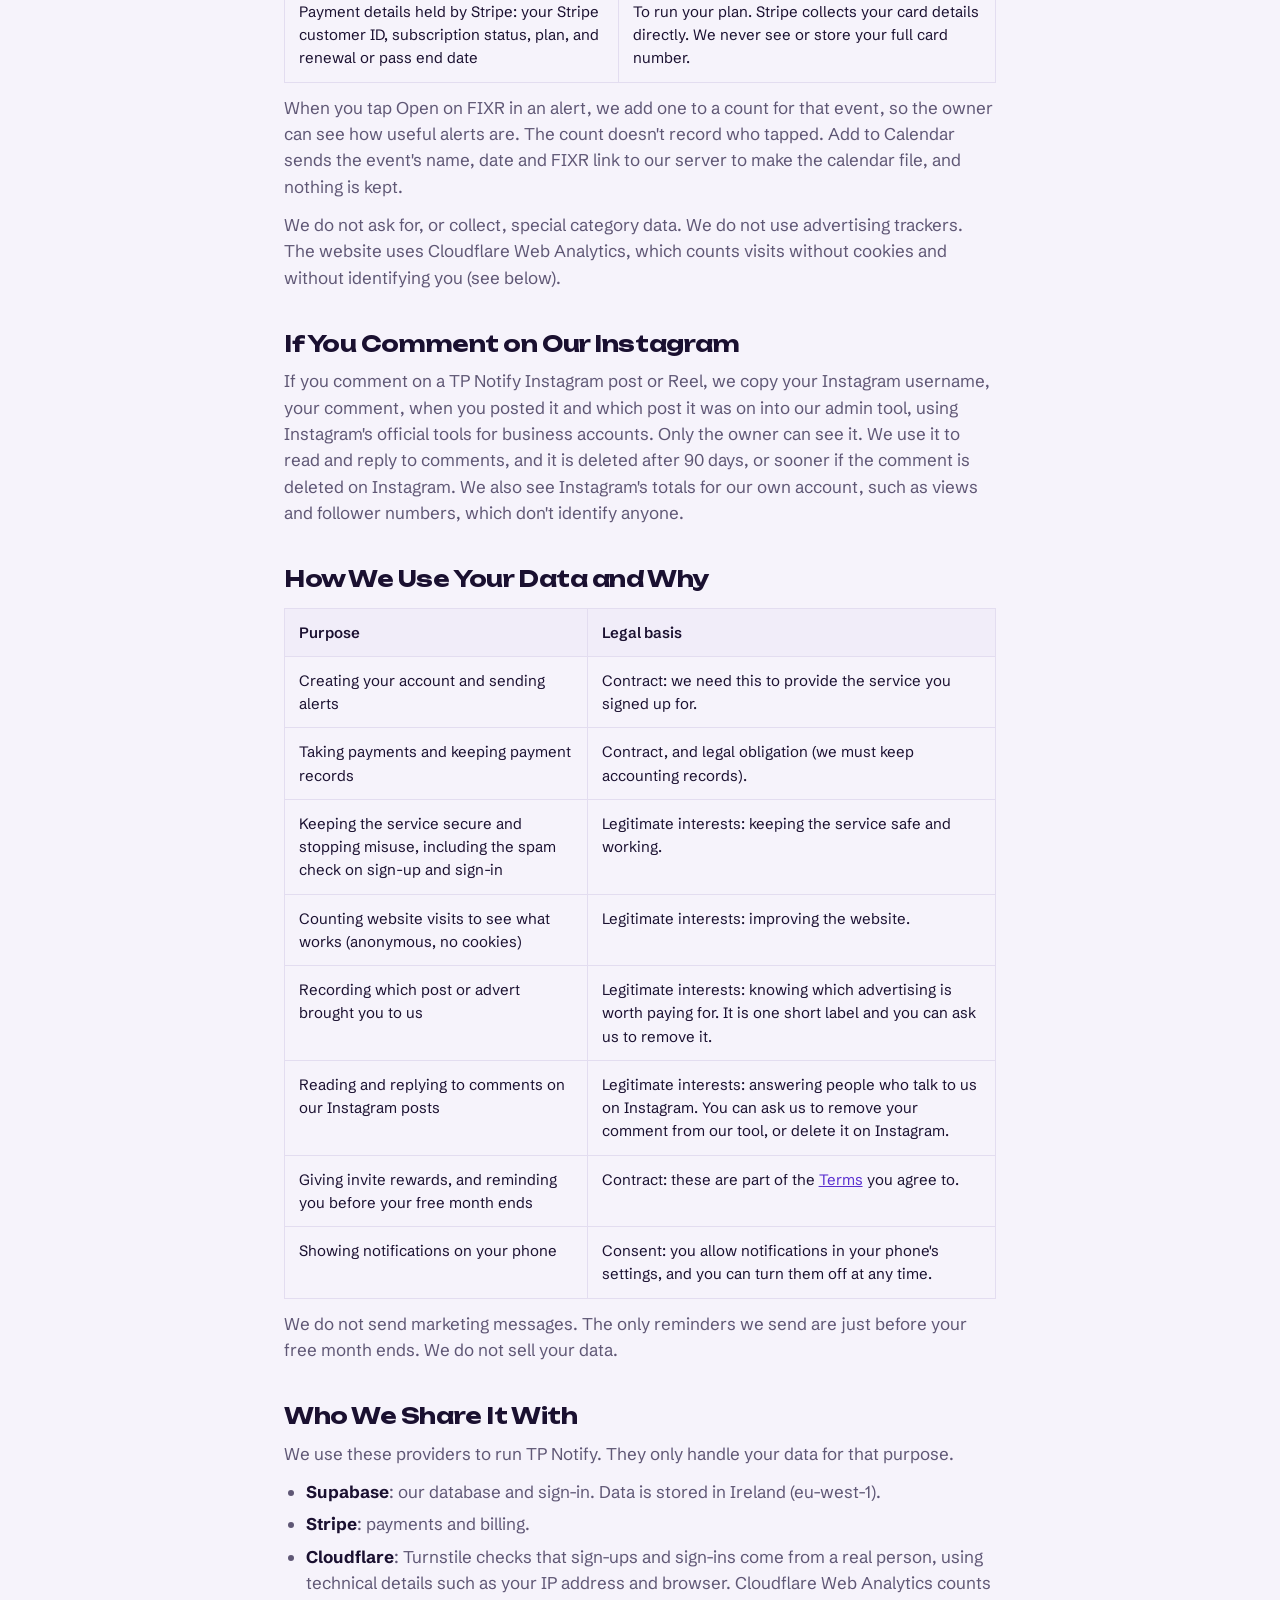
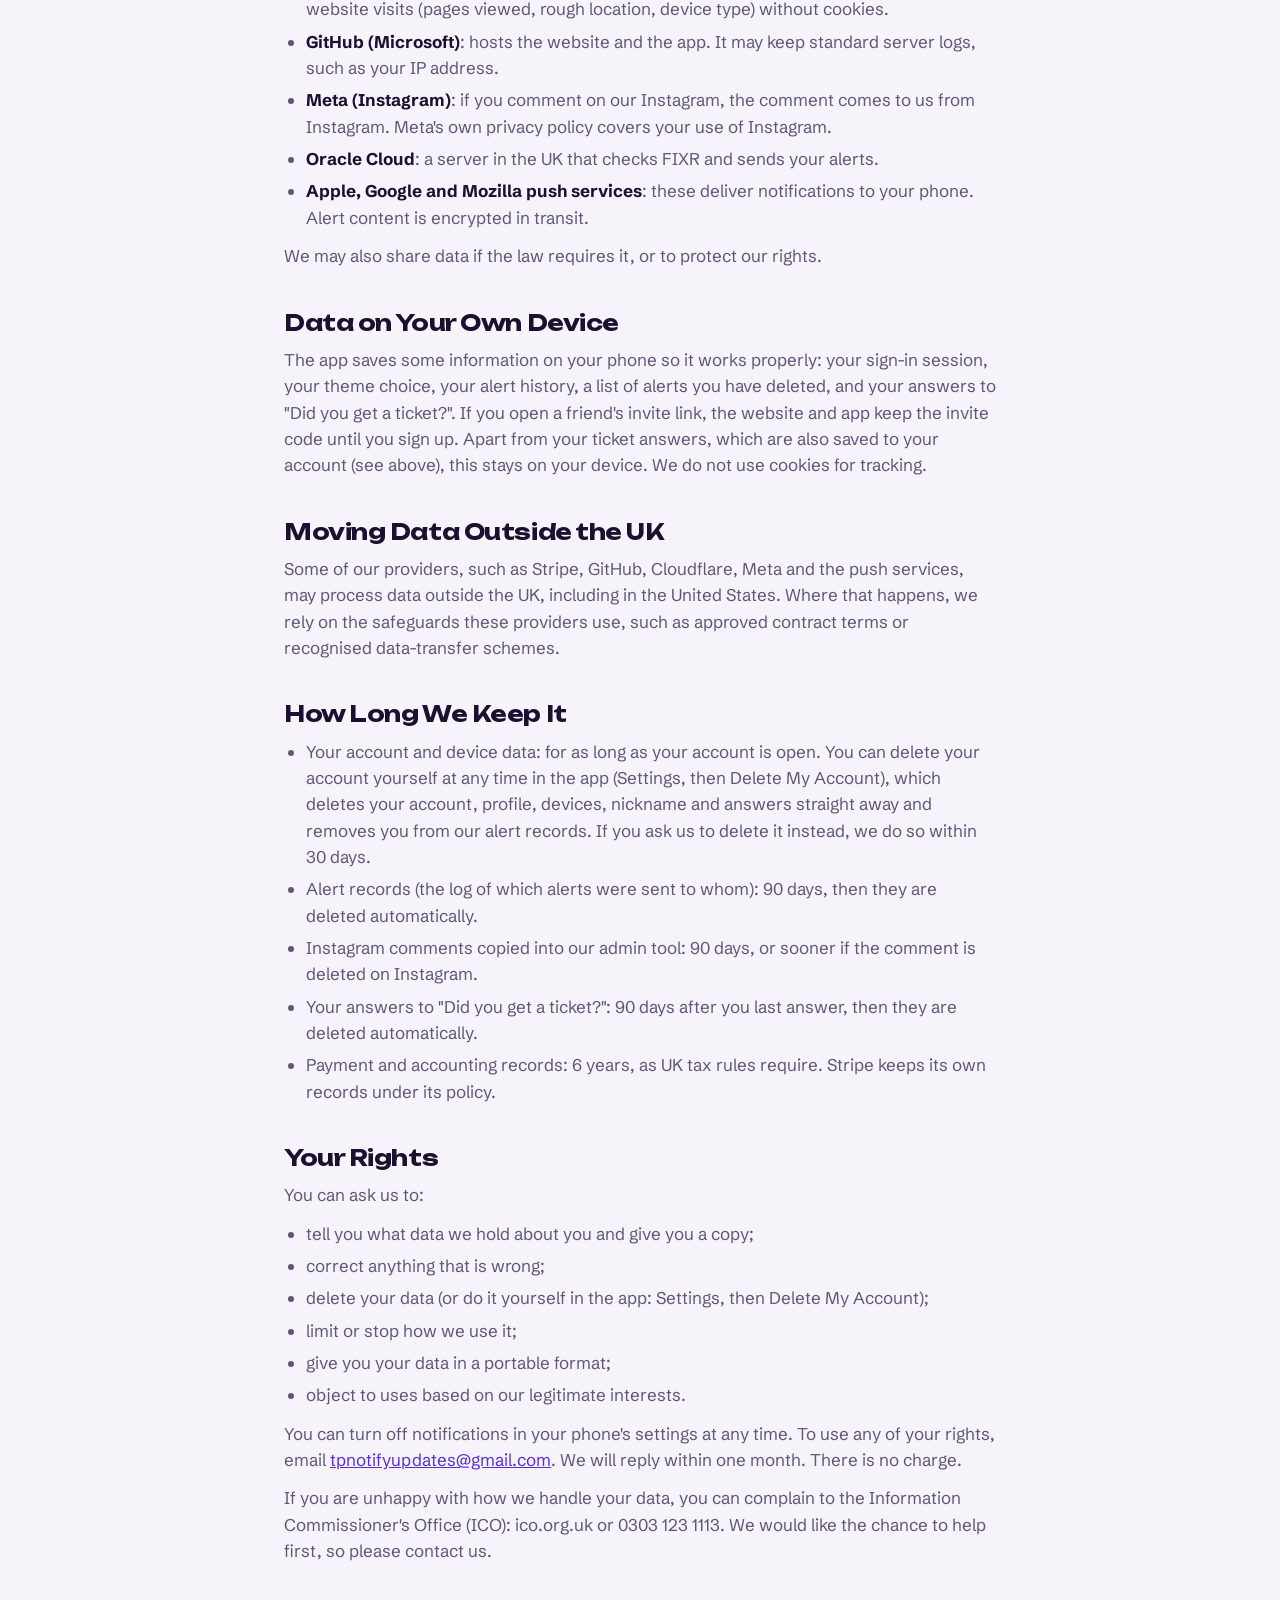
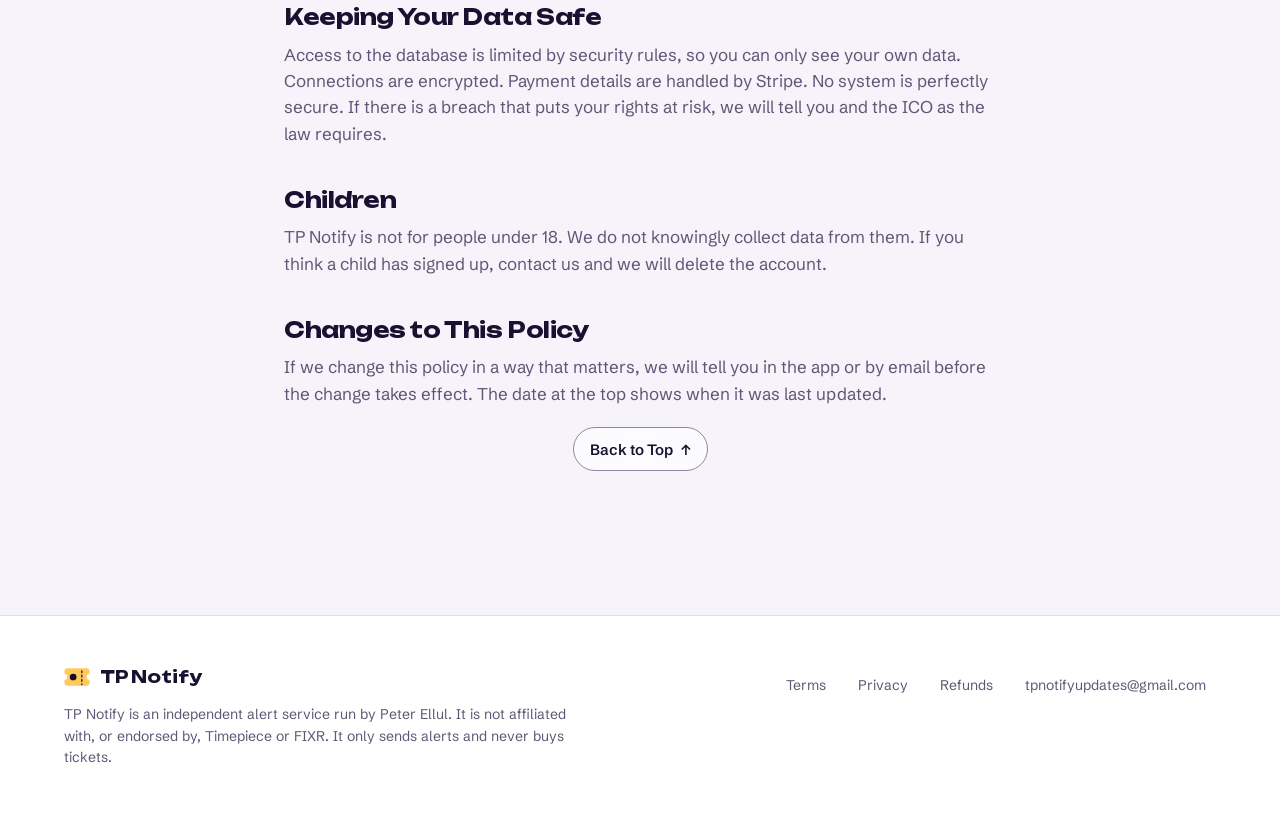
<file: privacy.html>
<!doctype html>
<html lang="en" data-theme="auto">
<head>
<meta charset="utf-8">
<meta http-equiv="Content-Security-Policy" content="default-src 'self'; script-src 'self' https://challenges.cloudflare.com https://static.cloudflareinsights.com; style-src 'self' 'unsafe-inline'; img-src 'self' data:; connect-src 'self' https://ddeapflekaecxqetayil.supabase.co https://cloudflareinsights.com; frame-src https://challenges.cloudflare.com; base-uri 'self'; form-action 'self'; object-src 'none'">
<meta name="referrer" content="strict-origin-when-cross-origin">
<meta name="viewport" content="width=device-width, initial-scale=1">
<title>Privacy Policy | TP Notify</title>
<meta name="description" content="What TP Notify stores about you, why, who it is shared with, how long it is kept, and your rights under UK GDPR.">
<link rel="canonical" href="https://lowballing-coding.github.io/tp-notify-site/privacy.html">
<meta property="og:title" content="Privacy Policy | TP Notify">
<meta property="og:description" content="What TP Notify stores about you, why, who it is shared with, how long it is kept, and your rights.">
<meta property="og:url" content="https://lowballing-coding.github.io/tp-notify-site/privacy.html">
<meta property="og:image" content="https://lowballing-coding.github.io/tp-notify-site/og-image.png">
<meta name="twitter:card" content="summary_large_image">
<meta name="theme-color" content="#0c0916" media="(prefers-color-scheme: dark)">
<meta name="theme-color" content="#f6f3fb" media="(prefers-color-scheme: light)">
<link rel="icon" href="icon-192.png">
<link rel="apple-touch-icon" href="apple-touch-icon.png">
<link rel="stylesheet" href="tokens.css">
<link rel="stylesheet" href="styles.css">
</head>
<body>
<header class="top">
<div class="wrap">
<a class="brand" href="./">
<svg viewBox="5 5 54 54" aria-hidden="true"><path d="M12 14H52A6 6 0 0 1 58 20V26A6 6 0 0 0 58 38V44A6 6 0 0 1 52 50H12A6 6 0 0 1 6 44V38A6 6 0 0 0 6 26V20A6 6 0 0 1 12 14Z" fill="#ffc95c"/><path d="M42 19V23M42 28V32M42 37V41M42 46V48" stroke="#140d22" stroke-width="2.5" stroke-linecap="round"/><circle cx="24" cy="32" r="7" fill="#140d22"/></svg>
<span>TP Notify</span>
</a>
<a class="btn small outline" href="./">Back to Home</a>
</div>
</header>

<main class="doc">
<h1>Privacy Policy</h1>
<p class="updated">Last updated: 10 November 2026</p>

<h2>Who We Are</h2>
<p>TP Notify is run by Peter Ellul, a sole trader based in England ("we", "us"). We are the "controller" of your personal data under UK GDPR and the Data Protection Act 2018.</p>
<ul>
<li>Contact: <a href="mailto:tpnotifyupdates@gmail.com">tpnotifyupdates@gmail.com</a></li>
</ul>
<p>TP Notify is an independent service. It is not affiliated with, or endorsed by, Timepiece or FIXR.</p>

<h2>What We Collect</h2>
<div class="scroll"><table>
<thead><tr><th>What</th><th>Why we have it</th></tr></thead>
<tbody>
<tr><td>Your email address</td><td>To create and sign in to your account, match your payment to you, and contact you about the service.</td></tr>
<tr><td>Your password</td><td>To sign you in. It is stored in scrambled (hashed) form by our sign-in provider, Supabase. We cannot read it.</td></tr>
<tr><td>Your name (optional)</td><td>So we know who you are. You can add, change or remove it in Settings.</td></tr>
<tr><td>Your phone's push address and encryption keys, and a label such as "iPhone"</td><td>To send alerts to your phone.</td></tr>
<tr><td>Your settings: alert types, the nights and keywords you pick, quiet hours, time zone, whether your alerts are paused</td><td>To send the right alerts at the right time.</td></tr>
<tr><td>Your account status: waiting, approved or blocked, and whether you pay or have free access</td><td>To decide whether to send you alerts.</td></tr>
<tr><td>A nickname the owner may give you</td><td>For the owner's own admin notes. Only the owner can see it.</td></tr>
<tr><td>A record of alerts sent to you</td><td>So the app can show alerts your phone missed, and so you get each kind of alert once per event.</td></tr>
<tr><td>Your answer to "Did you get a ticket?" for an event, if you answer</td><td>So we only send more alerts for that event to people who didn't get a ticket.</td></tr>
<tr><td>Which reminders we've sent you that your free month is ending</td><td>So you get each reminder only once.</td></tr>
<tr><td>Your invite code, how many people joined with it, and who invited you (if someone did)</td><td>To give you and the friend who invited you the extra free weeks described in the <a href="terms.html">Terms</a>.</td></tr>
<tr><td>Where you found us, if the link you followed said (for example "ig-bio" for the link on our Instagram profile)</td><td>To see which of our posts and adverts bring people to TP Notify. It is a short label from the link, nothing about you or the site you came from.</td></tr>
<tr><td>Payment details held by Stripe: your Stripe customer ID, subscription status, plan, and renewal or pass end date</td><td>To run your plan. Stripe collects your card details directly. We never see or store your full card number.</td></tr>
</tbody></table></div>
<p>When you tap Open on FIXR in an alert, we add one to a count for that event, so the owner can see how useful alerts are. The count doesn't record who tapped. Add to Calendar sends the event's name, date and FIXR link to our server to make the calendar file, and nothing is kept.</p>
<p>We do not ask for, or collect, special category data. We do not use advertising trackers. The website uses Cloudflare Web Analytics, which counts visits without cookies and without identifying you (see below).</p>

<h2>If You Comment on Our Instagram</h2>
<p>If you comment on a TP Notify Instagram post or Reel, we copy your Instagram username, your comment, when you posted it and which post it was on into our admin tool, using Instagram's official tools for business accounts. Only the owner can see it. We use it to read and reply to comments, and it is deleted after 90 days, or sooner if the comment is deleted on Instagram. We also see Instagram's totals for our own account, such as views and follower numbers, which don't identify anyone.</p>

<h2>How We Use Your Data and Why</h2>
<div class="scroll"><table>
<thead><tr><th>Purpose</th><th>Legal basis</th></tr></thead>
<tbody>
<tr><td>Creating your account and sending alerts</td><td>Contract: we need this to provide the service you signed up for.</td></tr>
<tr><td>Taking payments and keeping payment records</td><td>Contract, and legal obligation (we must keep accounting records).</td></tr>
<tr><td>Keeping the service secure and stopping misuse, including the spam check on sign-up and sign-in</td><td>Legitimate interests: keeping the service safe and working.</td></tr>
<tr><td>Counting website visits to see what works (anonymous, no cookies)</td><td>Legitimate interests: improving the website.</td></tr>
<tr><td>Recording which post or advert brought you to us</td><td>Legitimate interests: knowing which advertising is worth paying for. It is one short label and you can ask us to remove it.</td></tr>
<tr><td>Reading and replying to comments on our Instagram posts</td><td>Legitimate interests: answering people who talk to us on Instagram. You can ask us to remove your comment from our tool, or delete it on Instagram.</td></tr>
<tr><td>Giving invite rewards, and reminding you before your free month ends</td><td>Contract: these are part of the <a href="terms.html">Terms</a> you agree to.</td></tr>
<tr><td>Showing notifications on your phone</td><td>Consent: you allow notifications in your phone's settings, and you can turn them off at any time.</td></tr>
</tbody></table></div>
<p>We do not send marketing messages. The only reminders we send are just before your free month ends. We do not sell your data.</p>

<h2>Who We Share It With</h2>
<p>We use these providers to run TP Notify. They only handle your data for that purpose.</p>
<ul>
<li><strong>Supabase</strong>: our database and sign-in. Data is stored in Ireland (eu-west-1).</li>
<li><strong>Stripe</strong>: payments and billing.</li>
<li><strong>Cloudflare</strong>: Turnstile checks that sign-ups and sign-ins come from a real person, using technical details such as your IP address and browser. Cloudflare Web Analytics counts website visits (pages viewed, rough location, device type) without cookies.</li>
<li><strong>GitHub (Microsoft)</strong>: hosts the website and the app. It may keep standard server logs, such as your IP address.</li>
<li><strong>Meta (Instagram)</strong>: if you comment on our Instagram, the comment comes to us from Instagram. Meta's own privacy policy covers your use of Instagram.</li>
<li><strong>Oracle Cloud</strong>: a server in the UK that checks FIXR and sends your alerts.</li>
<li><strong>Apple, Google and Mozilla push services</strong>: these deliver notifications to your phone. Alert content is encrypted in transit.</li>
</ul>
<p>We may also share data if the law requires it, or to protect our rights.</p>

<h2>Data on Your Own Device</h2>
<p>The app saves some information on your phone so it works properly: your sign-in session, your theme choice, your alert history, a list of alerts you have deleted, and your answers to "Did you get a ticket?". If you open a friend's invite link, the website and app keep the invite code until you sign up. Apart from your ticket answers, which are also saved to your account (see above), this stays on your device. We do not use cookies for tracking.</p>

<h2>Moving Data Outside the UK</h2>
<p>Some of our providers, such as Stripe, GitHub, Cloudflare, Meta and the push services, may process data outside the UK, including in the United States. Where that happens, we rely on the safeguards these providers use, such as approved contract terms or recognised data-transfer schemes.</p>

<h2>How Long We Keep It</h2>
<ul>
<li>Your account and device data: for as long as your account is open. You can delete your account yourself at any time in the app (Settings, then Delete My Account), which deletes your account, profile, devices, nickname and answers straight away and removes you from our alert records. If you ask us to delete it instead, we do so within 30 days.</li>
<li>Alert records (the log of which alerts were sent to whom): 90 days, then they are deleted automatically.</li>
<li>Instagram comments copied into our admin tool: 90 days, or sooner if the comment is deleted on Instagram.</li>
<li>Your answers to "Did you get a ticket?": 90 days after you last answer, then they are deleted automatically.</li>
<li>Payment and accounting records: 6 years, as UK tax rules require. Stripe keeps its own records under its policy.</li>
</ul>

<h2>Your Rights</h2>
<p>You can ask us to:</p>
<ul>
<li>tell you what data we hold about you and give you a copy;</li>
<li>correct anything that is wrong;</li>
<li>delete your data (or do it yourself in the app: Settings, then Delete My Account);</li>
<li>limit or stop how we use it;</li>
<li>give you your data in a portable format;</li>
<li>object to uses based on our legitimate interests.</li>
</ul>
<p>You can turn off notifications in your phone's settings at any time. To use any of your rights, email <a href="mailto:tpnotifyupdates@gmail.com">tpnotifyupdates@gmail.com</a>. We will reply within one month. There is no charge.</p>
<p>If you are unhappy with how we handle your data, you can complain to the Information Commissioner's Office (ICO): ico.org.uk or 0303 123 1113. We would like the chance to help first, so please contact us.</p>

<h2>Keeping Your Data Safe</h2>
<p>Access to the database is limited by security rules, so you can only see your own data. Connections are encrypted. Payment details are handled by Stripe. No system is perfectly secure. If there is a breach that puts your rights at risk, we will tell you and the ICO as the law requires.</p>

<h2>Children</h2>
<p>TP Notify is not for people under 18. We do not knowingly collect data from them. If you think a child has signed up, contact us and we will delete the account.</p>

<h2>Changes to This Policy</h2>
<p>If we change this policy in a way that matters, we will tell you in the app or by email before the change takes effect. The date at the top shows when it was last updated.</p>
<p class="totop"><a class="btn small outline" href="#top">Back to Top <span aria-hidden="true">↑</span></a></p>
</main>

<footer class="foot">
<div class="wrap">
<div class="about">
<a class="brand" href="./"><svg viewBox="5 5 54 54" aria-hidden="true"><path d="M12 14H52A6 6 0 0 1 58 20V26A6 6 0 0 0 58 38V44A6 6 0 0 1 52 50H12A6 6 0 0 1 6 44V38A6 6 0 0 0 6 26V20A6 6 0 0 1 12 14Z" fill="#ffc95c"/><path d="M42 19V23M42 28V32M42 37V41M42 46V48" stroke="#140d22" stroke-width="2.5" stroke-linecap="round"/><circle cx="24" cy="32" r="7" fill="#140d22"/></svg><span>TP Notify</span></a>
<p>TP Notify is an independent alert service run by Peter Ellul. It is not affiliated with, or endorsed by, Timepiece or FIXR. It only sends alerts and never buys tickets.</p>
</div>
<nav aria-label="Legal">
<a href="terms.html">Terms</a>
<a href="privacy.html">Privacy</a>
<a href="refunds.html">Refunds</a>
<a href="mailto:tpnotifyupdates@gmail.com">tpnotifyupdates@gmail.com</a>
</nav>
</div>
</footer>
</body>
</html>
</file>
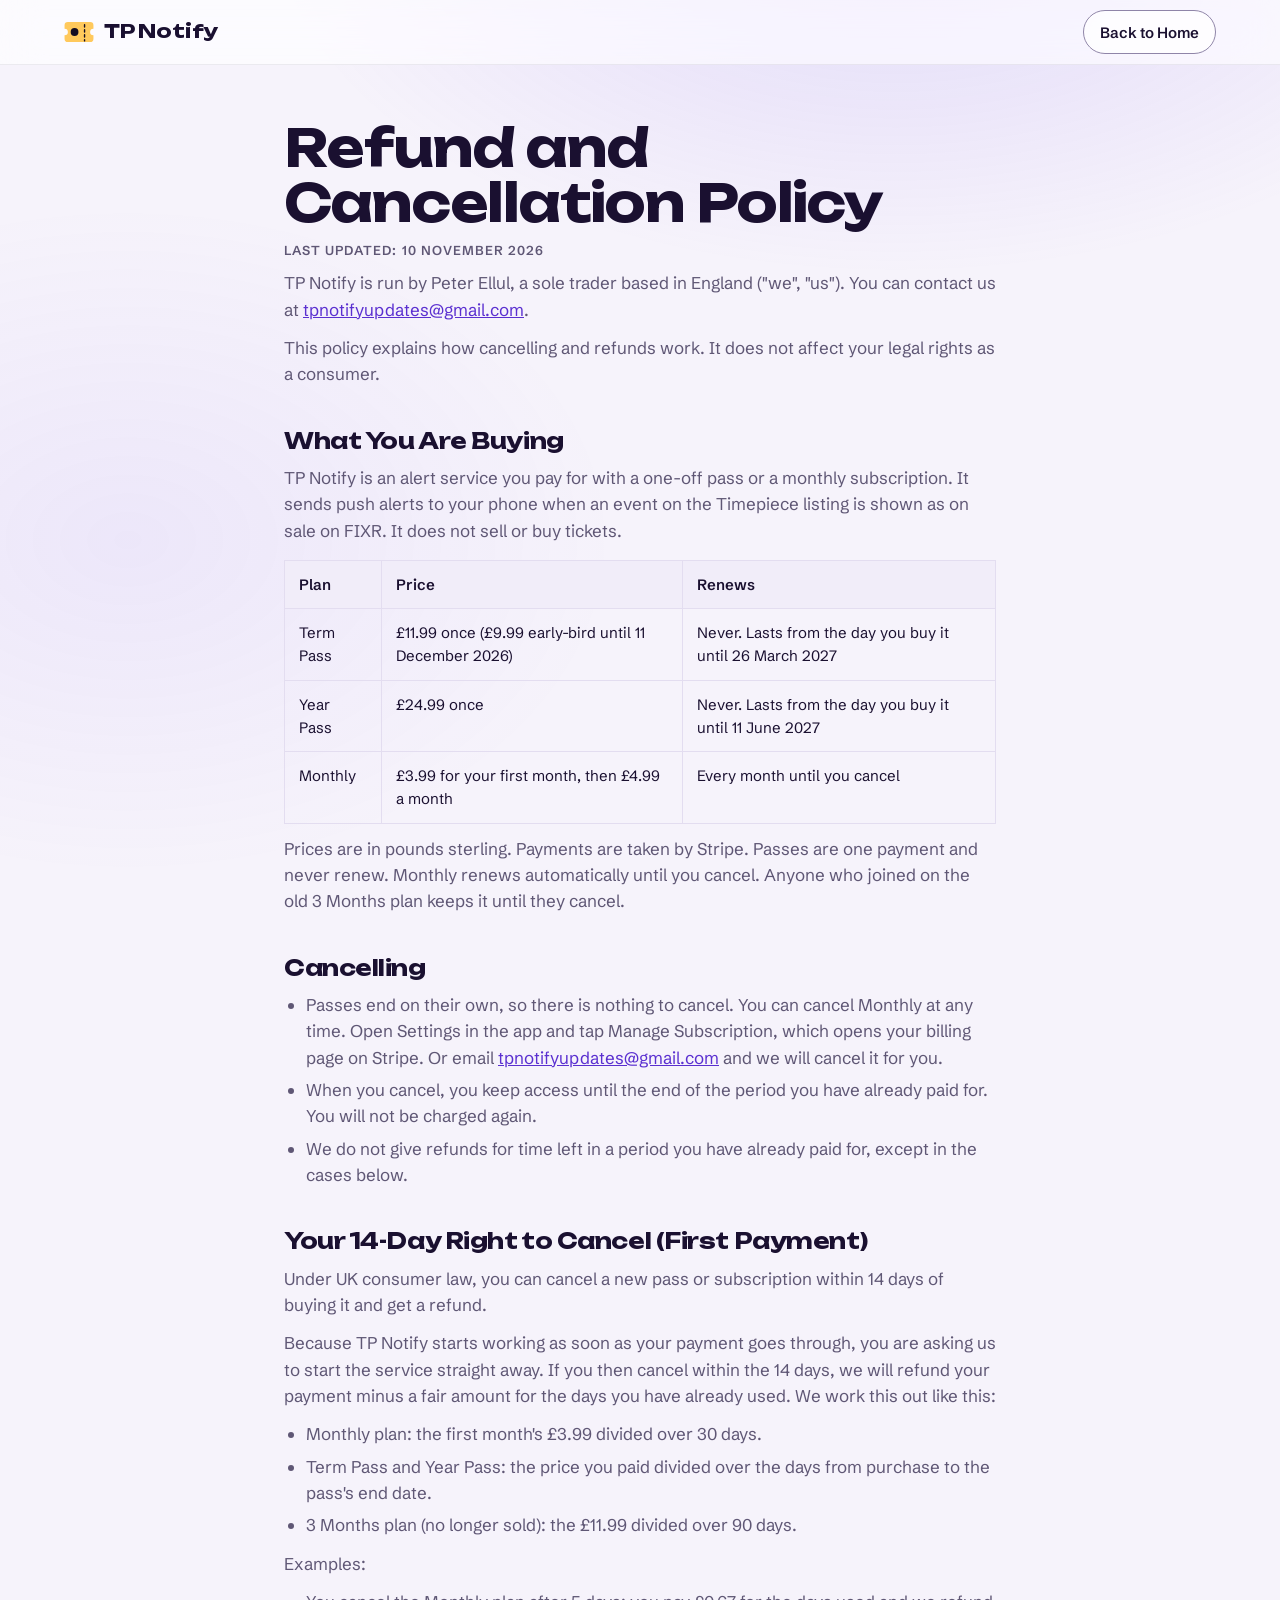
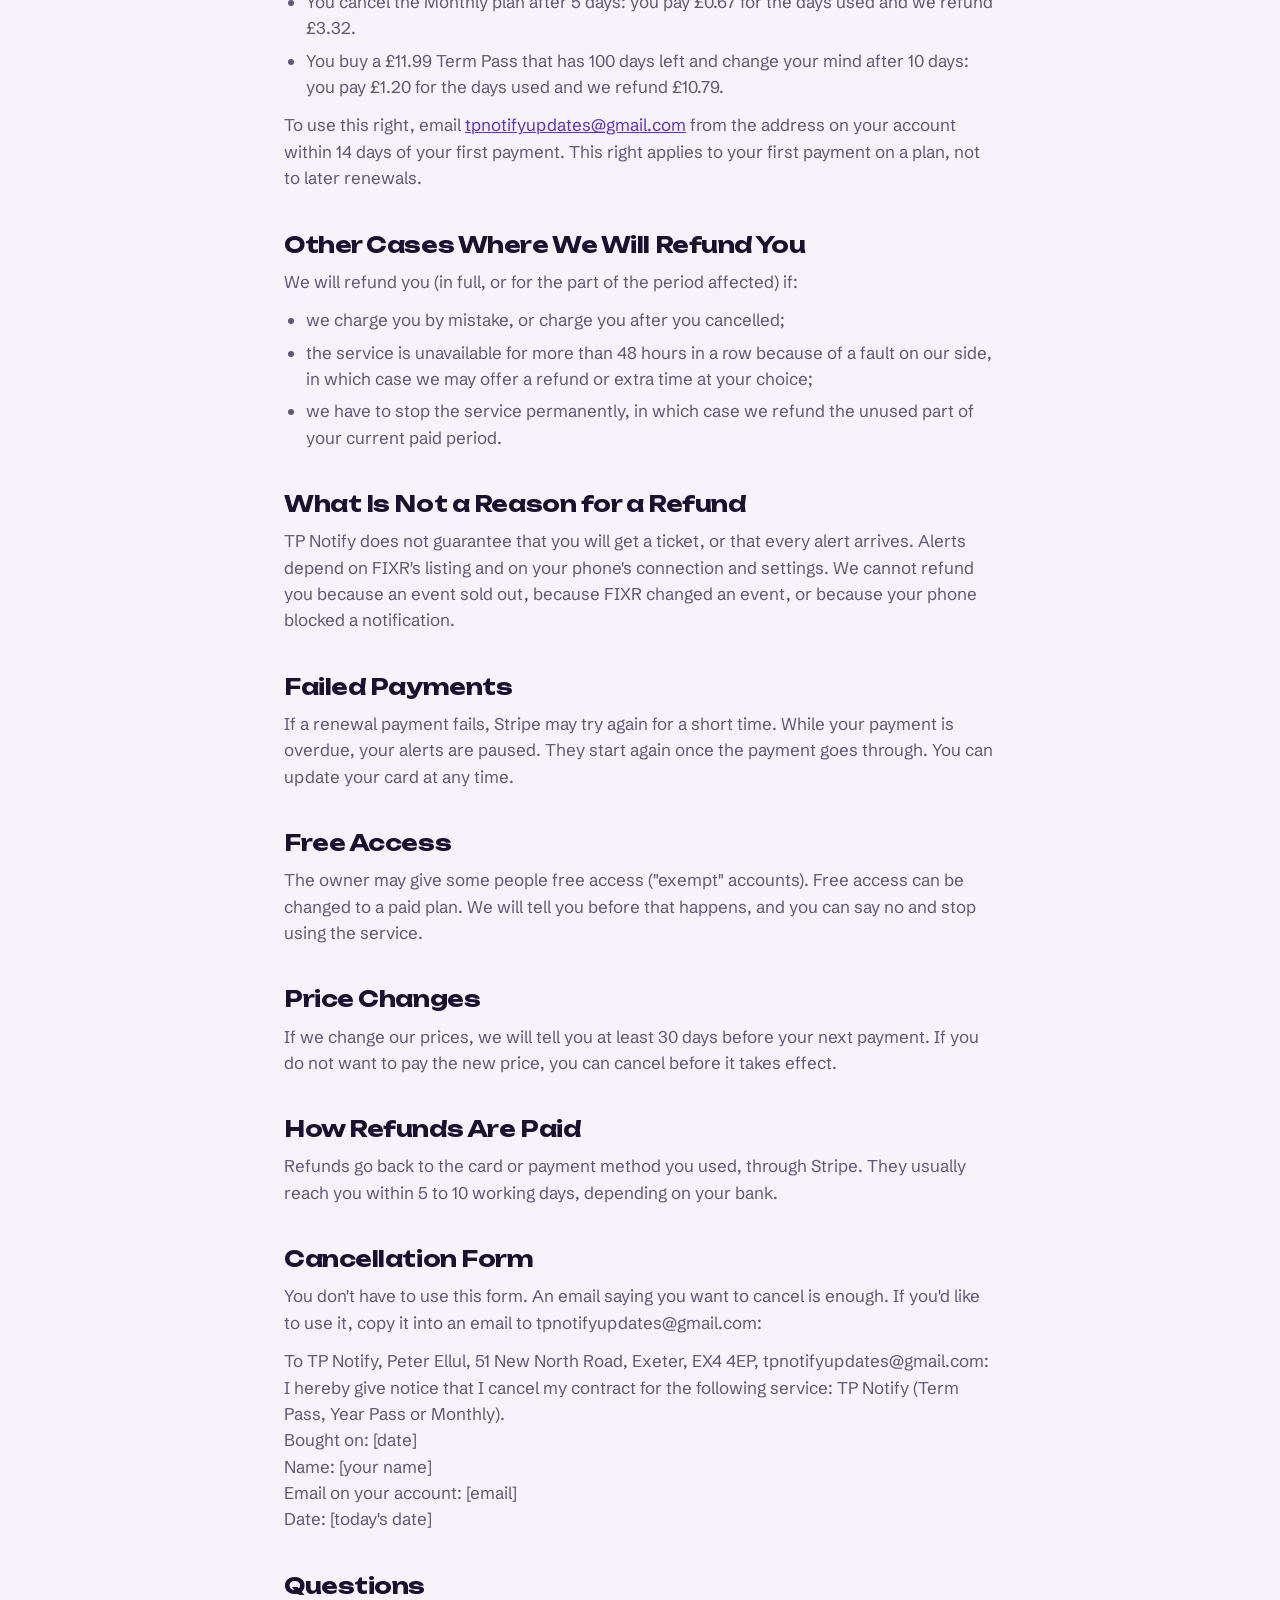
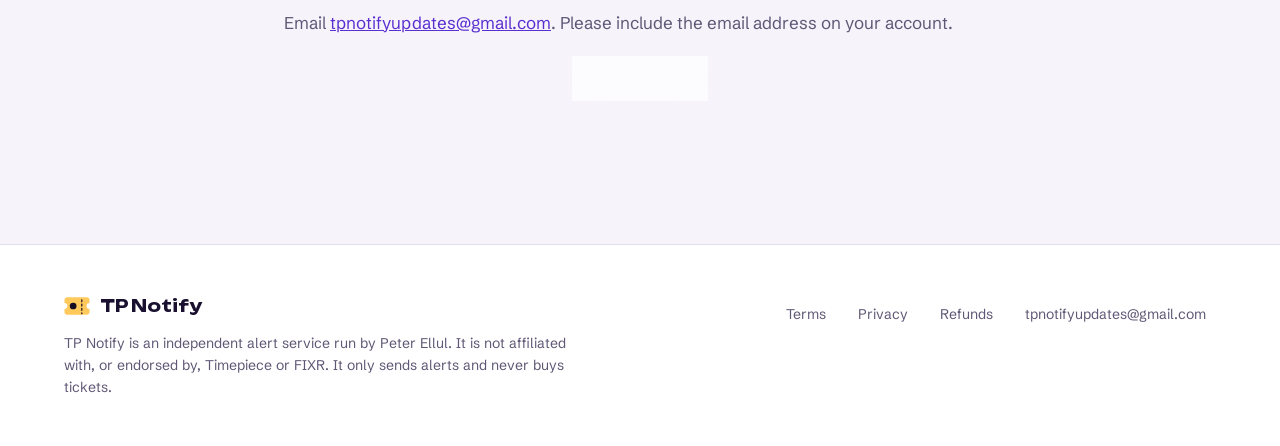
<file: refunds.html>
<!doctype html>
<html lang="en" data-theme="auto">
<head>
<meta charset="utf-8">
<meta http-equiv="Content-Security-Policy" content="default-src 'self'; script-src 'self' https://challenges.cloudflare.com https://static.cloudflareinsights.com; style-src 'self' 'unsafe-inline'; img-src 'self' data:; connect-src 'self' https://ddeapflekaecxqetayil.supabase.co https://cloudflareinsights.com; frame-src https://challenges.cloudflare.com; base-uri 'self'; form-action 'self'; object-src 'none'">
<meta name="referrer" content="strict-origin-when-cross-origin">
<meta name="viewport" content="width=device-width, initial-scale=1">
<title>Refund and Cancellation Policy | TP Notify</title>
<meta name="description" content="How cancelling and refunds work for TP Notify plans, including your 14-day right to cancel.">
<link rel="canonical" href="https://lowballing-coding.github.io/tp-notify-site/refunds.html">
<meta property="og:title" content="Refund and Cancellation Policy | TP Notify">
<meta property="og:description" content="How cancelling and refunds work for TP Notify plans, including your 14-day right to cancel.">
<meta property="og:url" content="https://lowballing-coding.github.io/tp-notify-site/refunds.html">
<meta property="og:image" content="https://lowballing-coding.github.io/tp-notify-site/og-image.png">
<meta name="twitter:card" content="summary_large_image">
<meta name="theme-color" content="#0c0916" media="(prefers-color-scheme: dark)">
<meta name="theme-color" content="#f6f3fb" media="(prefers-color-scheme: light)">
<link rel="icon" href="icon-192.png">
<link rel="apple-touch-icon" href="apple-touch-icon.png">
<link rel="stylesheet" href="tokens.css">
<link rel="stylesheet" href="styles.css">
</head>
<body>
<header class="top">
<div class="wrap">
<a class="brand" href="./">
<svg viewBox="5 5 54 54" aria-hidden="true"><path d="M12 14H52A6 6 0 0 1 58 20V26A6 6 0 0 0 58 38V44A6 6 0 0 1 52 50H12A6 6 0 0 1 6 44V38A6 6 0 0 0 6 26V20A6 6 0 0 1 12 14Z" fill="#ffc95c"/><path d="M42 19V23M42 28V32M42 37V41M42 46V48" stroke="#140d22" stroke-width="2.5" stroke-linecap="round"/><circle cx="24" cy="32" r="7" fill="#140d22"/></svg>
<span>TP Notify</span>
</a>
<a class="btn small outline" href="./">Back to Home</a>
</div>
</header>

<main class="doc">
<h1>Refund and Cancellation Policy</h1>
<p class="updated">Last updated: 10 November 2026</p>

<p>TP Notify is run by Peter Ellul, a sole trader based in England ("we", "us"). You can contact us at <a href="mailto:tpnotifyupdates@gmail.com">tpnotifyupdates@gmail.com</a>.</p>
<p>This policy explains how cancelling and refunds work. It does not affect your legal rights as a consumer.</p>

<h2>What You Are Buying</h2>
<p>TP Notify is an alert service you pay for with a one-off pass or a monthly subscription. It sends push alerts to your phone when an event on the Timepiece listing is shown as on sale on FIXR. It does not sell or buy tickets.</p>
<div class="scroll"><table>
<thead><tr><th>Plan</th><th>Price</th><th>Renews</th></tr></thead>
<tbody>
<tr><td>Term Pass</td><td>£11.99 once (£9.99 early-bird until 11 December 2026)</td><td>Never. Lasts from the day you buy it until 26 March 2027</td></tr>
<tr><td>Year Pass</td><td>£24.99 once</td><td>Never. Lasts from the day you buy it until 11 June 2027</td></tr>
<tr><td>Monthly</td><td>£3.99 for your first month, then £4.99 a month</td><td>Every month until you cancel</td></tr>
</tbody></table></div>
<p>Prices are in pounds sterling. Payments are taken by Stripe. Passes are one payment and never renew. Monthly renews automatically until you cancel. Anyone who joined on the old 3 Months plan keeps it until they cancel.</p>

<h2>Cancelling</h2>
<ul>
<li>Passes end on their own, so there is nothing to cancel. You can cancel Monthly at any time. Open Settings in the app and tap Manage Subscription, which opens your billing page on Stripe. Or email <a href="mailto:tpnotifyupdates@gmail.com">tpnotifyupdates@gmail.com</a> and we will cancel it for you.</li>
<li>When you cancel, you keep access until the end of the period you have already paid for. You will not be charged again.</li>
<li>We do not give refunds for time left in a period you have already paid for, except in the cases below.</li>
</ul>

<h2>Your 14-Day Right to Cancel (First Payment)</h2>
<p>Under UK consumer law, you can cancel a new pass or subscription within 14 days of buying it and get a refund.</p>
<p>Because TP Notify starts working as soon as your payment goes through, you are asking us to start the service straight away. If you then cancel within the 14 days, we will refund your payment minus a fair amount for the days you have already used. We work this out like this:</p>
<ul>
<li>Monthly plan: the first month's £3.99 divided over 30 days.</li>
<li>Term Pass and Year Pass: the price you paid divided over the days from purchase to the pass's end date.</li>
<li>3 Months plan (no longer sold): the £11.99 divided over 90 days.</li>
</ul>
<p>Examples:</p>
<ul>
<li>You cancel the Monthly plan after 5 days: you pay £0.67 for the days used and we refund £3.32.</li>
<li>You buy a £11.99 Term Pass that has 100 days left and change your mind after 10 days: you pay £1.20 for the days used and we refund £10.79.</li>
</ul>
<p>To use this right, email <a href="mailto:tpnotifyupdates@gmail.com">tpnotifyupdates@gmail.com</a> from the address on your account within 14 days of your first payment. This right applies to your first payment on a plan, not to later renewals.</p>

<h2>Other Cases Where We Will Refund You</h2>
<p>We will refund you (in full, or for the part of the period affected) if:</p>
<ul>
<li>we charge you by mistake, or charge you after you cancelled;</li>
<li>the service is unavailable for more than 48 hours in a row because of a fault on our side, in which case we may offer a refund or extra time at your choice;</li>
<li>we have to stop the service permanently, in which case we refund the unused part of your current paid period.</li>
</ul>

<h2>What Is Not a Reason for a Refund</h2>
<p>TP Notify does not guarantee that you will get a ticket, or that every alert arrives. Alerts depend on FIXR's listing and on your phone's connection and settings. We cannot refund you because an event sold out, because FIXR changed an event, or because your phone blocked a notification.</p>

<h2>Failed Payments</h2>
<p>If a renewal payment fails, Stripe may try again for a short time. While your payment is overdue, your alerts are paused. They start again once the payment goes through. You can update your card at any time.</p>

<h2>Free Access</h2>
<p>The owner may give some people free access ("exempt" accounts). Free access can be changed to a paid plan. We will tell you before that happens, and you can say no and stop using the service.</p>

<h2>Price Changes</h2>
<p>If we change our prices, we will tell you at least 30 days before your next payment. If you do not want to pay the new price, you can cancel before it takes effect.</p>

<h2>How Refunds Are Paid</h2>
<p>Refunds go back to the card or payment method you used, through Stripe. They usually reach you within 5 to 10 working days, depending on your bank.</p>

<h2>Cancellation Form</h2>
<p>You don't have to use this form. An email saying you want to cancel is enough. If you'd like to use it, copy it into an email to tpnotifyupdates@gmail.com:</p>
<p>To TP Notify, Peter Ellul, 51 New North Road, Exeter, EX4 4EP, tpnotifyupdates@gmail.com:<br>
I hereby give notice that I cancel my contract for the following service: TP Notify (Term Pass, Year Pass or Monthly).<br>
Bought on: [date]<br>
Name: [your name]<br>
Email on your account: [email]<br>
Date: [today's date]</p>

<h2>Questions</h2>
<p>Email <a href="mailto:tpnotifyupdates@gmail.com">tpnotifyupdates@gmail.com</a>. Please include the email address on your account.</p>
<p class="totop"><a class="btn small outline" href="#top">Back to Top <span aria-hidden="true">↑</span></a></p>
</main>

<footer class="foot">
<div class="wrap">
<div class="about">
<a class="brand" href="./"><svg viewBox="5 5 54 54" aria-hidden="true"><path d="M12 14H52A6 6 0 0 1 58 20V26A6 6 0 0 0 58 38V44A6 6 0 0 1 52 50H12A6 6 0 0 1 6 44V38A6 6 0 0 0 6 26V20A6 6 0 0 1 12 14Z" fill="#ffc95c"/><path d="M42 19V23M42 28V32M42 37V41M42 46V48" stroke="#140d22" stroke-width="2.5" stroke-linecap="round"/><circle cx="24" cy="32" r="7" fill="#140d22"/></svg><span>TP Notify</span></a>
<p>TP Notify is an independent alert service run by Peter Ellul. It is not affiliated with, or endorsed by, Timepiece or FIXR. It only sends alerts and never buys tickets.</p>
</div>
<nav aria-label="Legal">
<a href="terms.html">Terms</a>
<a href="privacy.html">Privacy</a>
<a href="refunds.html">Refunds</a>
<a href="mailto:tpnotifyupdates@gmail.com">tpnotifyupdates@gmail.com</a>
</nav>
</div>
</footer>
</body>
</html>
</file>
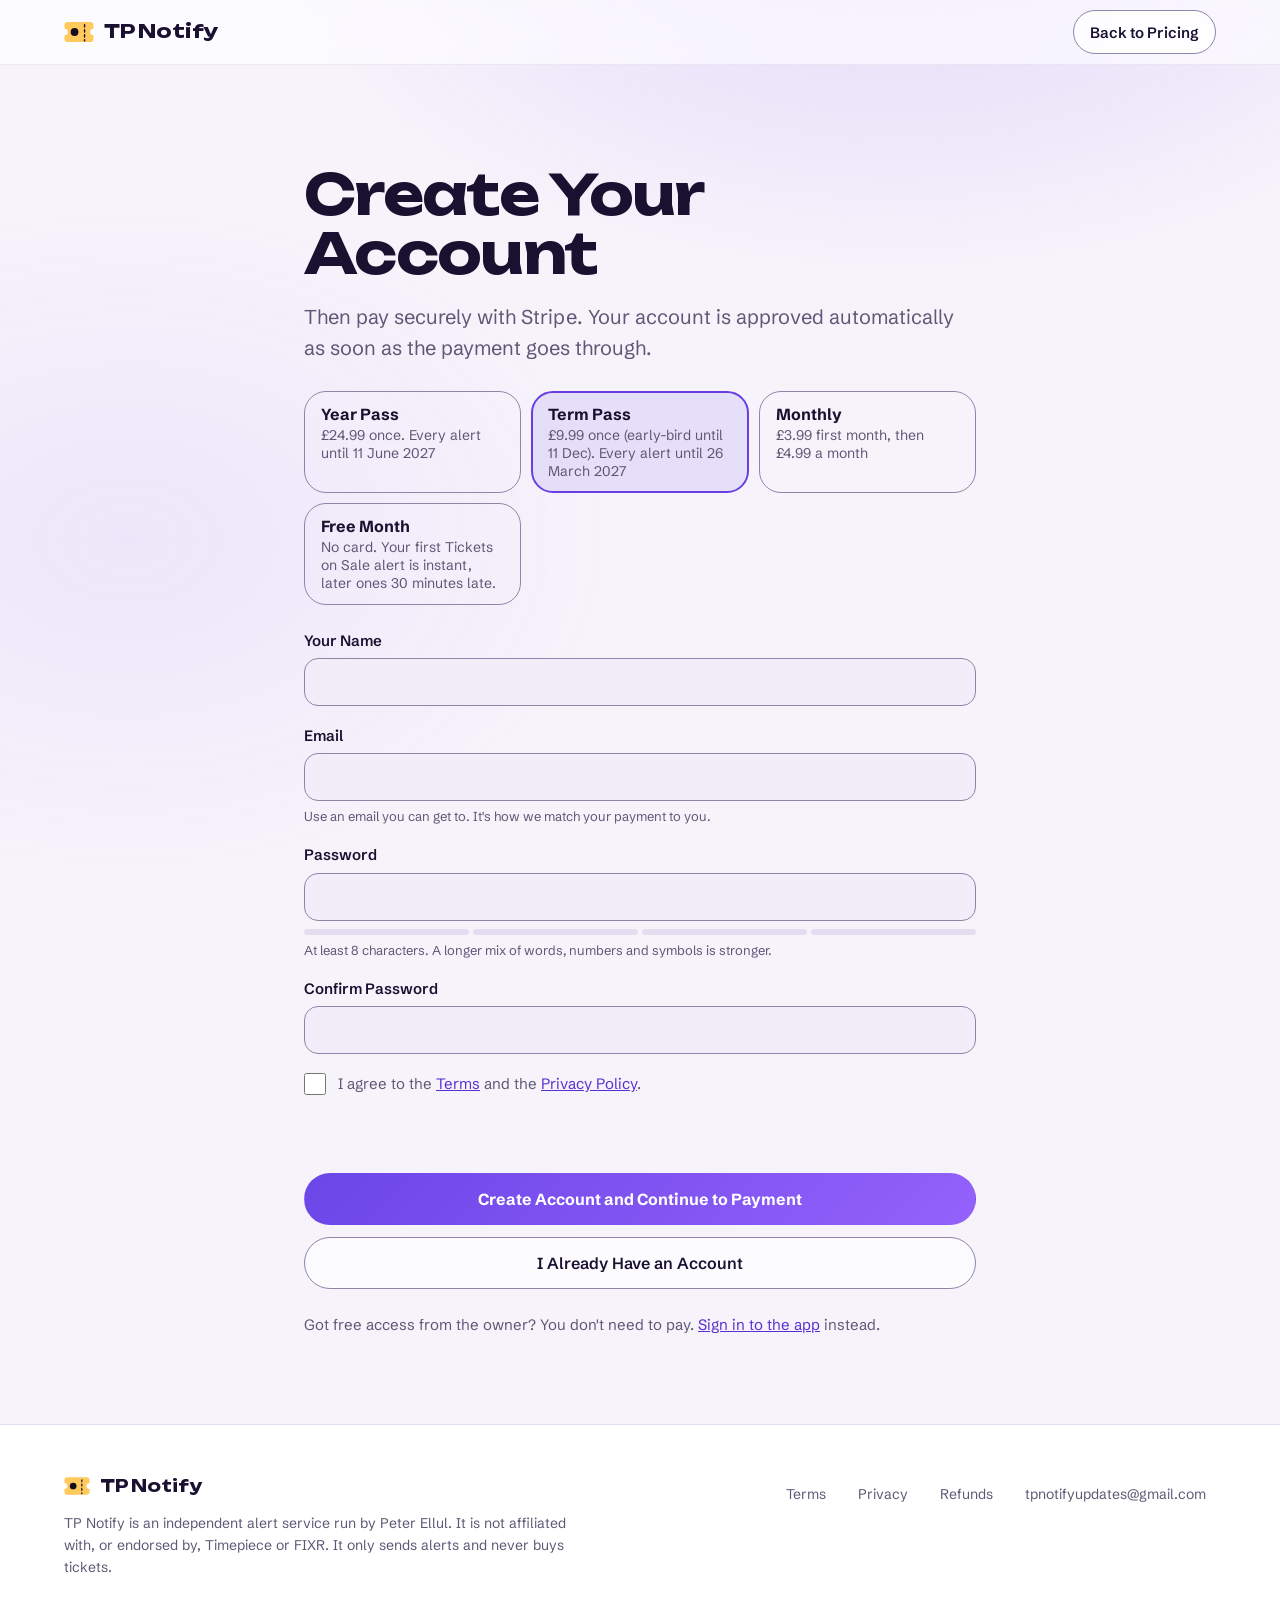
<file: signup.html>
<!doctype html>
<html lang="en" data-theme="auto">
<head>
<meta charset="utf-8">
<meta http-equiv="Content-Security-Policy" content="default-src 'self'; script-src 'self' https://challenges.cloudflare.com https://static.cloudflareinsights.com; style-src 'self' 'unsafe-inline'; img-src 'self' data:; connect-src 'self' https://ddeapflekaecxqetayil.supabase.co https://cloudflareinsights.com; frame-src https://challenges.cloudflare.com; base-uri 'self'; form-action 'self'; object-src 'none'">
<meta name="referrer" content="strict-origin-when-cross-origin">
<meta name="viewport" content="width=device-width, initial-scale=1">
<title>Create Your Account | TP Notify</title>
<meta name="description" content="Create your TP Notify account: start a free month, or choose a plan for instant alerts.">
<meta name="robots" content="noindex">
<meta name="theme-color" content="#0c0916" media="(prefers-color-scheme: dark)">
<meta name="theme-color" content="#f6f3fb" media="(prefers-color-scheme: light)">
<link rel="icon" href="icon-192.png">
<link rel="apple-touch-icon" href="apple-touch-icon.png">
<link rel="stylesheet" href="tokens.css">
<link rel="stylesheet" href="styles.css">
</head>
<body>
<a class="skip" href="#main">Skip to Content</a>
<header class="top">
<div class="wrap">
<a class="brand" href="./">
<svg viewBox="5 5 54 54" aria-hidden="true"><path d="M12 14H52A6 6 0 0 1 58 20V26A6 6 0 0 0 58 38V44A6 6 0 0 1 52 50H12A6 6 0 0 1 6 44V38A6 6 0 0 0 6 26V20A6 6 0 0 1 12 14Z" fill="#ffc95c"/><path d="M42 19V23M42 28V32M42 37V41M42 46V48" stroke="#140d22" stroke-width="2.5" stroke-linecap="round"/><circle cx="24" cy="32" r="7" fill="#140d22"/></svg>
<span>TP Notify</span>
</a>
<a class="btn small outline" href="./#pricing">Back to Pricing</a>
</div>
</header>

<main id="main" class="narrow">
<h1 id="title">Create Your Account</h1>
<p class="lead" id="lead">Then pay securely with Stripe. Your account is approved automatically as soon as the payment goes through.</p>
<p class="invited" id="invited" hidden>You're joining with a friend's invite, so your free month gets an extra week.</p>

<div class="plan-pick" role="group" aria-label="Plan">
<button type="button" class="plan-opt" data-plan="year" aria-pressed="false"><b>Year Pass</b><span>£24.99 once. Every alert until 11 June 2027</span></button>
<button type="button" class="plan-opt" data-plan="term" aria-pressed="true"><b>Term Pass</b><span class="early-text" data-until="2026-12-11T23:59:59Z" data-late="£11.99 once. Every alert until 26 March 2027">£9.99 once (early-bird until 11 Dec). Every alert until 26 March 2027</span></button>
<button type="button" class="plan-opt" data-plan="monthly" aria-pressed="false"><b>Monthly</b><span>£3.99 first month, then £4.99 a month</span></button>
<button type="button" class="plan-opt" data-plan="free" aria-pressed="false"><b>Free Month</b><span>No card. Your first Tickets on Sale alert is instant, later ones 30 minutes late.</span></button>
</div>

<form id="form" class="form" novalidate>
<div class="field" id="f-name">
<label for="name">Your Name</label>
<input id="name" type="text" autocomplete="name" maxlength="60" required>
</div>
<div class="field">
<label for="email">Email</label>
<input id="email" type="email" autocomplete="email" required>
<p class="hint">Use an email you can get to. It's how we match your payment to you.</p>
</div>
<div class="field">
<label for="pass">Password</label>
<input id="pass" type="password" autocomplete="new-password" minlength="8" required aria-describedby="meter-label">
<div class="meter" id="meter" aria-hidden="true"><i></i><i></i><i></i><i></i></div>
<p class="hint" id="meter-label" aria-live="polite">At least 8 characters. A longer mix of words, numbers and symbols is stronger.</p>
</div>
<div class="field" id="f-confirm">
<label for="confirm">Confirm Password</label>
<input id="confirm" type="password" autocomplete="new-password" required>
</div>
<label class="agree" id="f-agree"><input id="agree" type="checkbox" required> <span>I agree to the <a href="terms.html" target="_blank">Terms</a> and the <a href="privacy.html" target="_blank">Privacy Policy</a>.</span></label>
<div id="captcha" class="captcha"></div>
<p id="msg" class="form-msg" role="alert"></p>
<button id="submit" class="btn block" type="submit">Create Account and Continue to Payment</button>
</form>
<button id="toggle" class="btn outline block" type="button" style="margin-top: 12px">I Already Have an Account</button>
<p class="note">Got free access from the owner? You don't need to pay. <a class="app-link" href="https://lowballing-coding.github.io/timepiece-alerts/">Sign in to the app</a> instead.</p>
</main>

<footer class="foot">
<div class="wrap">
<div class="about">
<a class="brand" href="./"><svg viewBox="5 5 54 54" aria-hidden="true"><path d="M12 14H52A6 6 0 0 1 58 20V26A6 6 0 0 0 58 38V44A6 6 0 0 1 52 50H12A6 6 0 0 1 6 44V38A6 6 0 0 0 6 26V20A6 6 0 0 1 12 14Z" fill="#ffc95c"/><path d="M42 19V23M42 28V32M42 37V41M42 46V48" stroke="#140d22" stroke-width="2.5" stroke-linecap="round"/><circle cx="24" cy="32" r="7" fill="#140d22"/></svg><span>TP Notify</span></a>
<p>TP Notify is an independent alert service run by Peter Ellul. It is not affiliated with, or endorsed by, Timepiece or FIXR. It only sends alerts and never buys tickets.</p>
</div>
<nav aria-label="Legal">
<a href="terms.html">Terms</a>
<a href="privacy.html">Privacy</a>
<a href="refunds.html">Refunds</a>
<a href="mailto:tpnotifyupdates@gmail.com">tpnotifyupdates@gmail.com</a>
</nav>
</div>
</footer>

<script src="config.js"></script>
<script src="site.js"></script>
<script src="signup.js"></script>
</body>
</html>
</file>
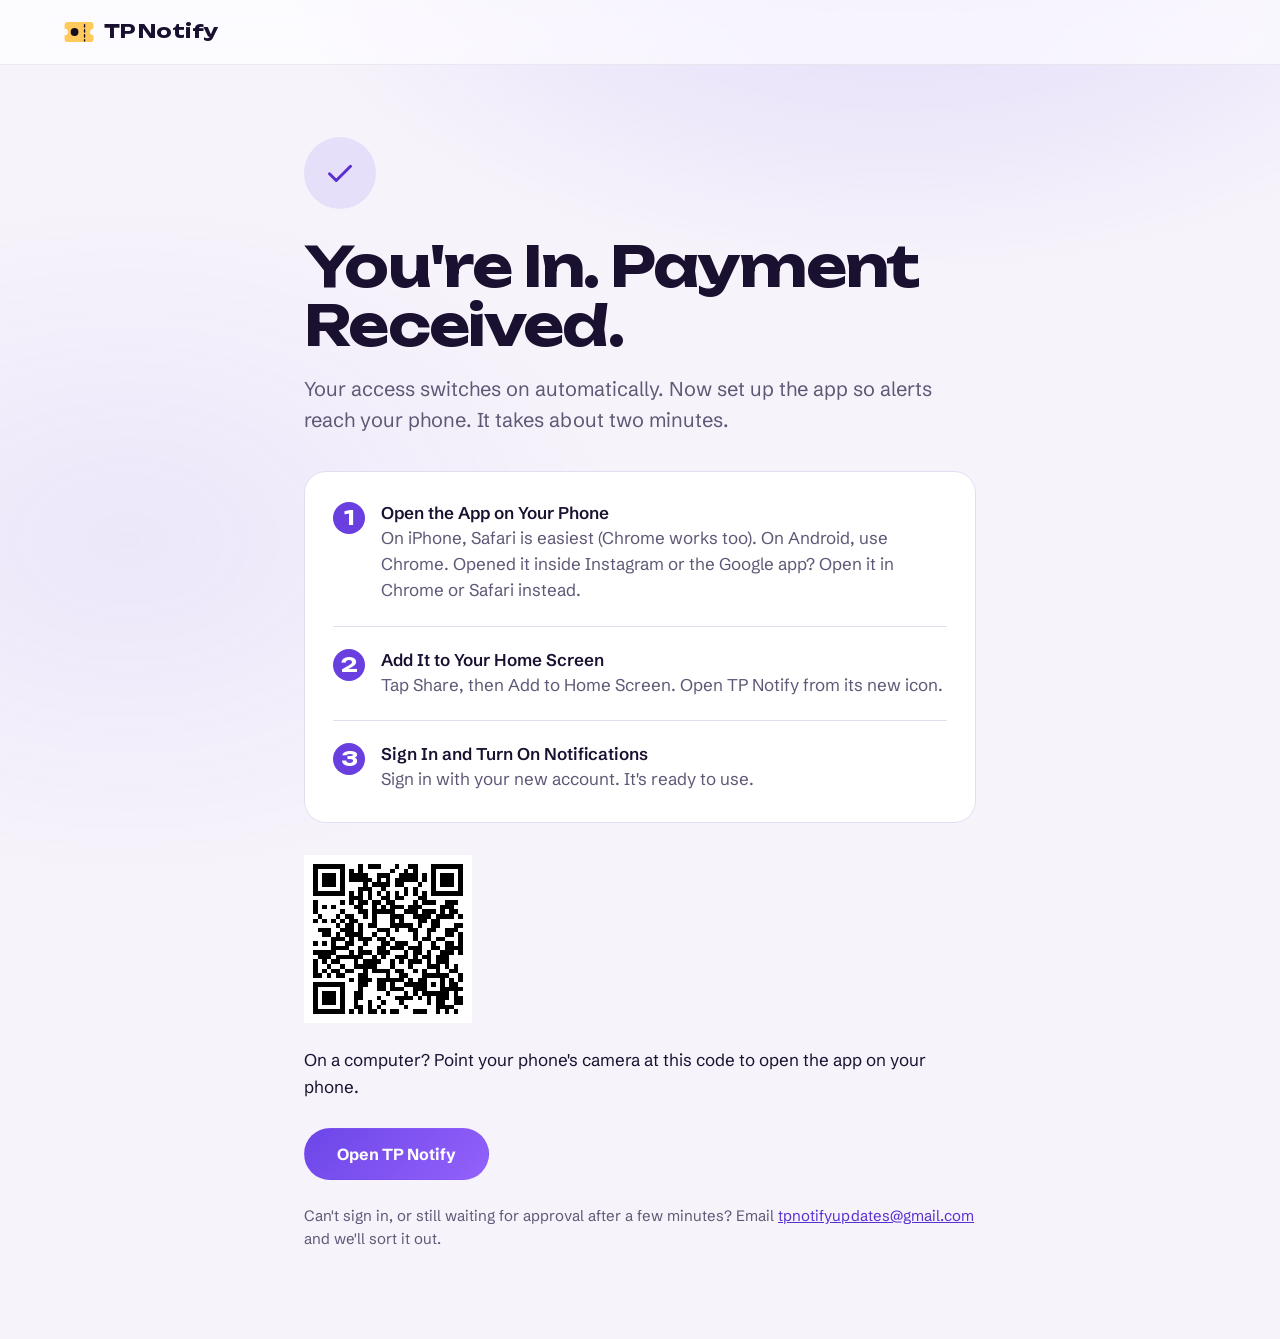
<file: success.html>
<!doctype html>
<html lang="en" data-theme="auto">
<head>
<meta charset="utf-8">
<meta http-equiv="Content-Security-Policy" content="default-src 'self'; script-src 'self' https://challenges.cloudflare.com https://static.cloudflareinsights.com; style-src 'self' 'unsafe-inline'; img-src 'self' data:; connect-src 'self' https://ddeapflekaecxqetayil.supabase.co https://cloudflareinsights.com; frame-src https://challenges.cloudflare.com; base-uri 'self'; form-action 'self'; object-src 'none'">
<meta name="referrer" content="strict-origin-when-cross-origin">
<meta name="viewport" content="width=device-width, initial-scale=1">
<title>Payment Received | TP Notify</title>
<meta name="description" content="Welcome to TP Notify: how to set up the app on your phone.">
<meta name="robots" content="noindex">
<meta name="theme-color" content="#0c0916" media="(prefers-color-scheme: dark)">
<meta name="theme-color" content="#f6f3fb" media="(prefers-color-scheme: light)">
<link rel="icon" href="icon-192.png">
<link rel="apple-touch-icon" href="apple-touch-icon.png">
<link rel="stylesheet" href="tokens.css">
<link rel="stylesheet" href="styles.css">
</head>
<body>
<header class="top">
<div class="wrap">
<a class="brand" href="./">
<svg viewBox="5 5 54 54" aria-hidden="true"><path d="M12 14H52A6 6 0 0 1 58 20V26A6 6 0 0 0 58 38V44A6 6 0 0 1 52 50H12A6 6 0 0 1 6 44V38A6 6 0 0 0 6 26V20A6 6 0 0 1 12 14Z" fill="#ffc95c"/><path d="M42 19V23M42 28V32M42 37V41M42 46V48" stroke="#140d22" stroke-width="2.5" stroke-linecap="round"/><circle cx="24" cy="32" r="7" fill="#140d22"/></svg>
<span>TP Notify</span>
</a>
</div>
</header>

<main class="narrow">
<div class="tick" aria-hidden="true"><svg viewBox="0 0 24 24"><path d="M5 12.5l4.5 4.5L19 7.5"/></svg></div>
<h1>You're In. Payment Received.</h1>
<p class="lead">Your access switches on automatically. Now set up the app so alerts reach your phone. It takes about two minutes.</p>

<ol class="todo">
<li><div class="num" aria-hidden="true">1</div><div><h2>Open the App on Your Phone</h2><p>On iPhone, Safari is easiest (Chrome works too). On Android, use Chrome. Opened it inside Instagram or the Google app? Open it in Chrome or Safari instead.</p></div></li>
<li><div class="num" aria-hidden="true">2</div><div><h2>Add It to Your Home Screen</h2><p>Tap Share, then Add to Home Screen. Open TP Notify from its new icon.</p></div></li>
<li><div class="num" aria-hidden="true">3</div><div><h2>Sign In and Turn On Notifications</h2><p>Sign in with your new account. It's ready to use.</p></div></li>
</ol>

<div class="get-app computer-only"><img src="app-qr.svg" alt="QR code that opens the TP Notify app on your phone" width="168" height="168"><p>On a computer? Point your phone's camera at this code to open the app on your phone.</p></div>
<p style="margin-top: 28px"><a id="open-app" class="btn" href="https://lowballing-coding.github.io/timepiece-alerts/">Open TP Notify</a></p>
<p class="note">Can't sign in, or still waiting for approval after a few minutes? Email <a href="mailto:tpnotifyupdates@gmail.com">tpnotifyupdates@gmail.com</a> and we'll sort it out.</p>
</main>

<script src="config.js"></script>
<script src="site.js"></script>
</body>
</html>
</file>
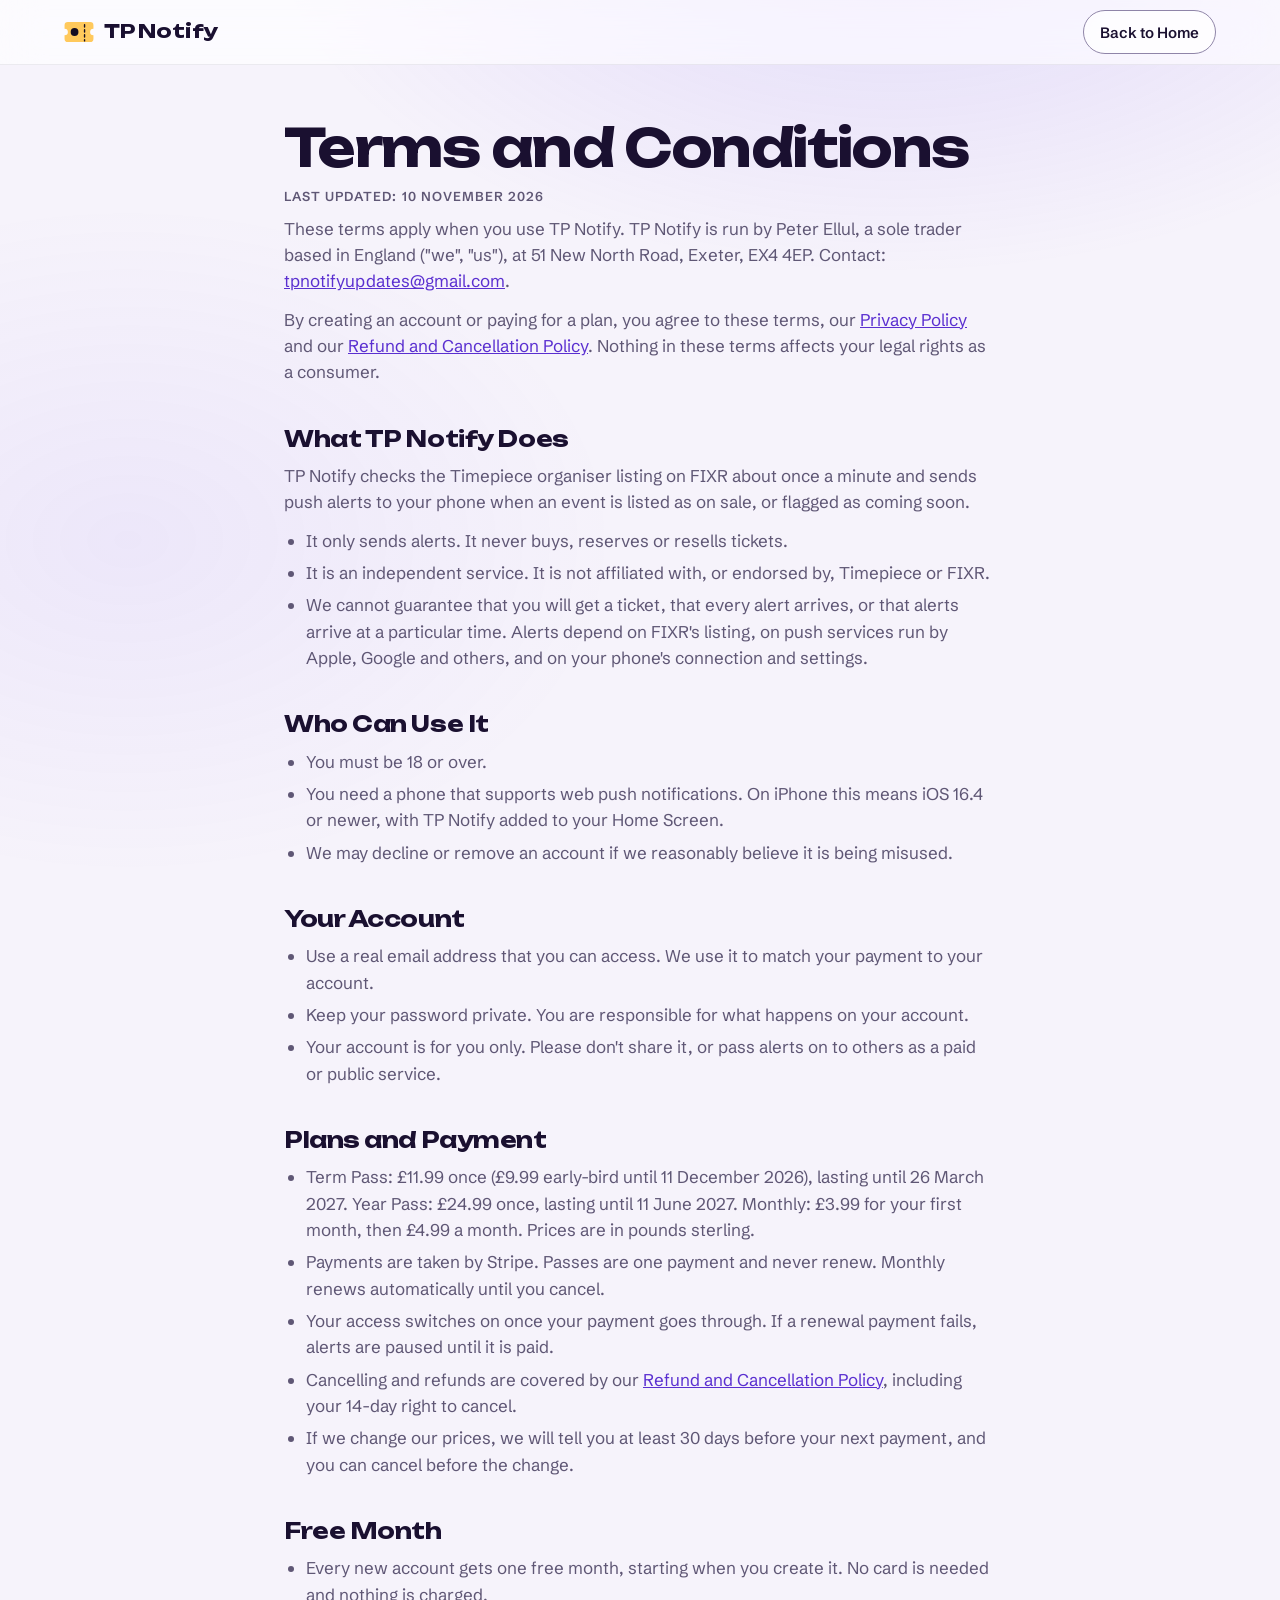
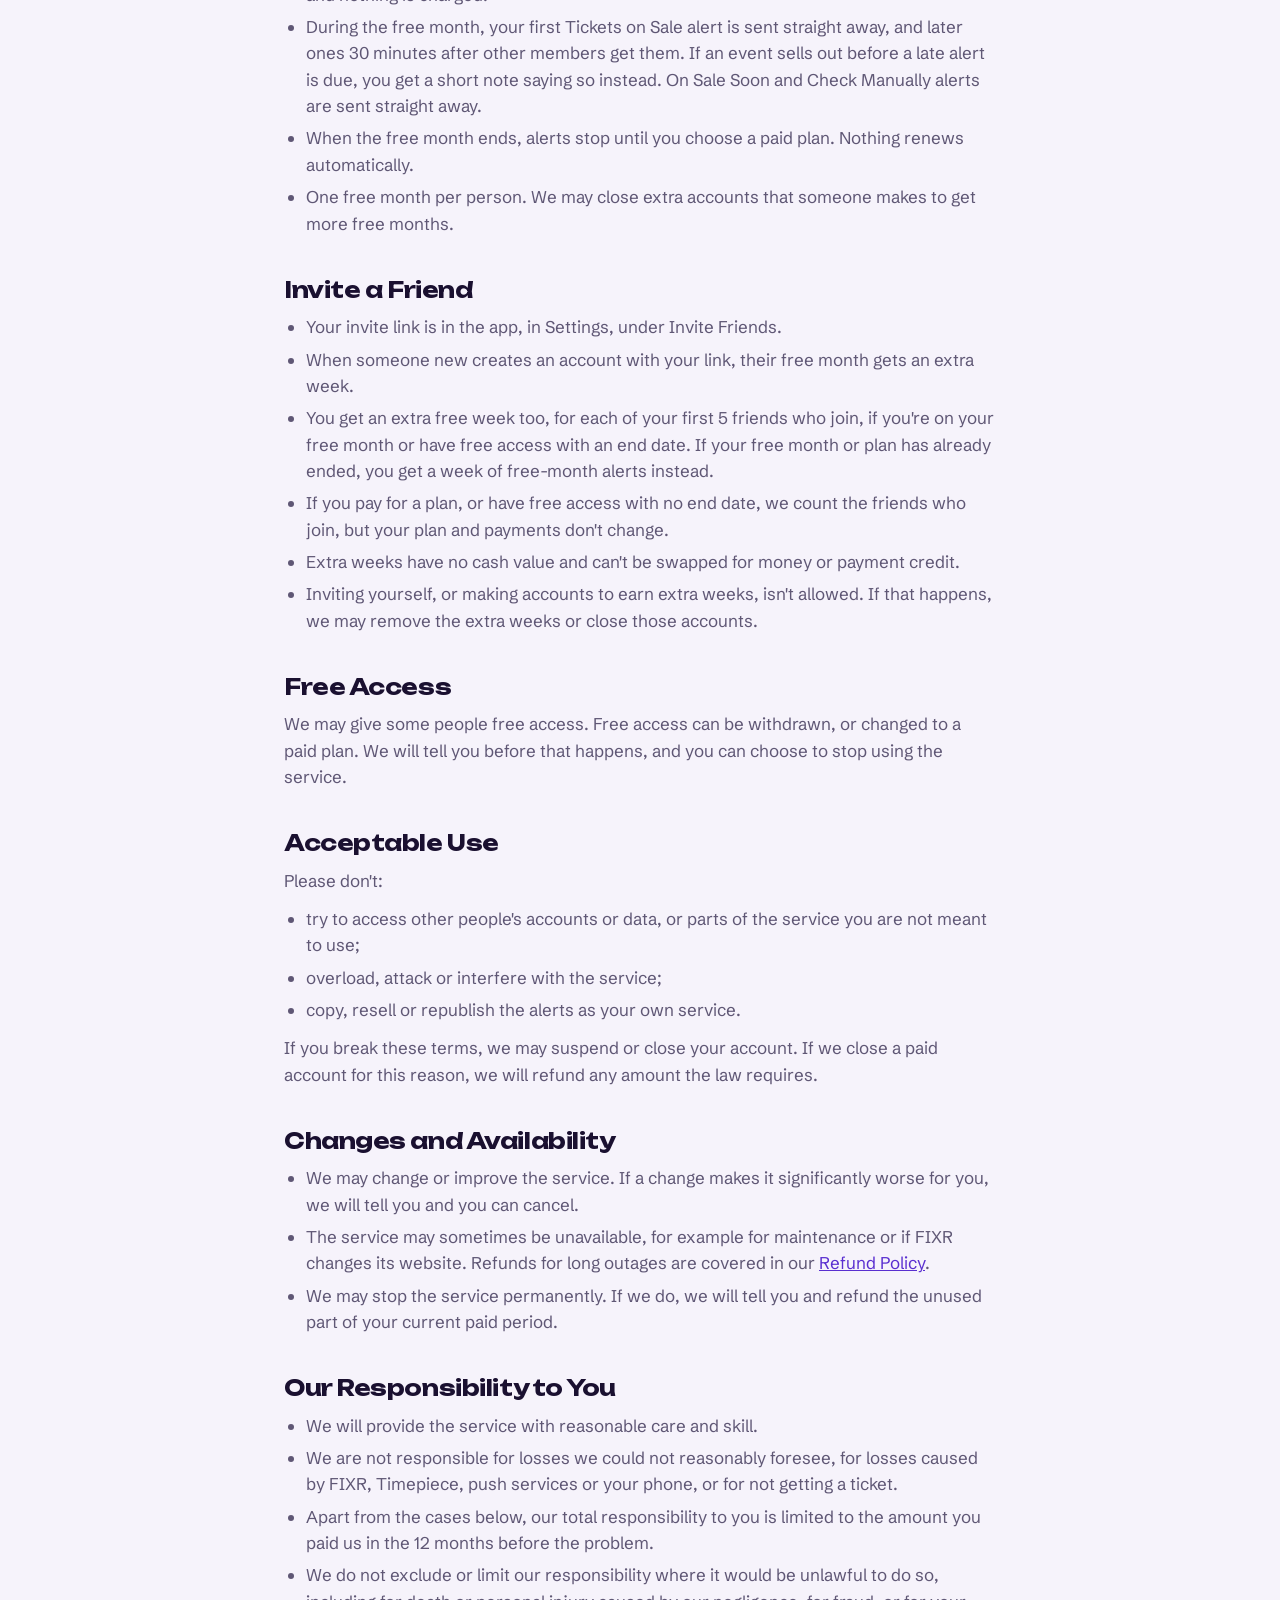
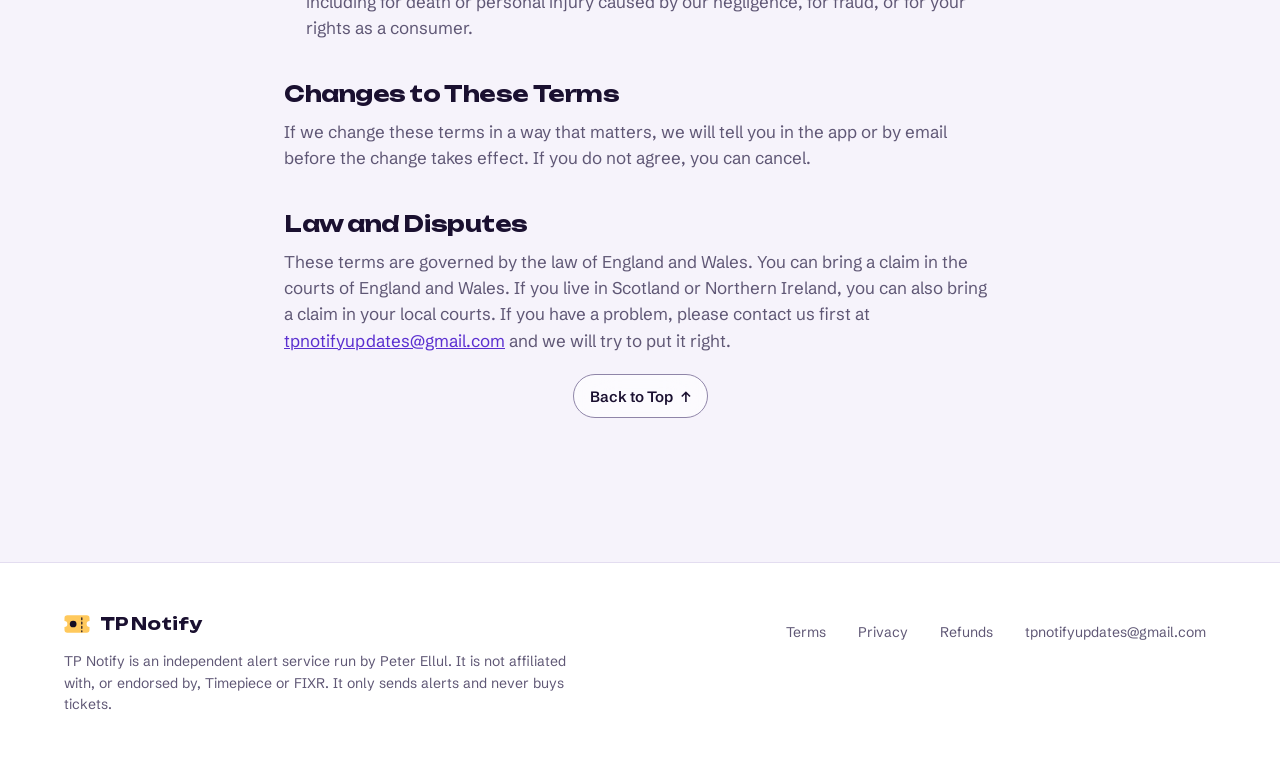
<file: terms.html>
<!doctype html>
<html lang="en" data-theme="auto">
<head>
<meta charset="utf-8">
<meta http-equiv="Content-Security-Policy" content="default-src 'self'; script-src 'self' https://challenges.cloudflare.com https://static.cloudflareinsights.com; style-src 'self' 'unsafe-inline'; img-src 'self' data:; connect-src 'self' https://ddeapflekaecxqetayil.supabase.co https://cloudflareinsights.com; frame-src https://challenges.cloudflare.com; base-uri 'self'; form-action 'self'; object-src 'none'">
<meta name="referrer" content="strict-origin-when-cross-origin">
<meta name="viewport" content="width=device-width, initial-scale=1">
<title>Terms and Conditions | TP Notify</title>
<meta name="description" content="The terms for using TP Notify, the ticket alert service for Timepiece events.">
<link rel="canonical" href="https://lowballing-coding.github.io/tp-notify-site/terms.html">
<meta property="og:title" content="Terms and Conditions | TP Notify">
<meta property="og:description" content="The terms for using TP Notify, the ticket alert service for Timepiece events.">
<meta property="og:url" content="https://lowballing-coding.github.io/tp-notify-site/terms.html">
<meta property="og:image" content="https://lowballing-coding.github.io/tp-notify-site/og-image.png">
<meta name="twitter:card" content="summary_large_image">
<meta name="theme-color" content="#0c0916" media="(prefers-color-scheme: dark)">
<meta name="theme-color" content="#f6f3fb" media="(prefers-color-scheme: light)">
<link rel="icon" href="icon-192.png">
<link rel="apple-touch-icon" href="apple-touch-icon.png">
<link rel="stylesheet" href="tokens.css">
<link rel="stylesheet" href="styles.css">
</head>
<body>
<header class="top">
<div class="wrap">
<a class="brand" href="./">
<svg viewBox="5 5 54 54" aria-hidden="true"><path d="M12 14H52A6 6 0 0 1 58 20V26A6 6 0 0 0 58 38V44A6 6 0 0 1 52 50H12A6 6 0 0 1 6 44V38A6 6 0 0 0 6 26V20A6 6 0 0 1 12 14Z" fill="#ffc95c"/><path d="M42 19V23M42 28V32M42 37V41M42 46V48" stroke="#140d22" stroke-width="2.5" stroke-linecap="round"/><circle cx="24" cy="32" r="7" fill="#140d22"/></svg>
<span>TP Notify</span>
</a>
<a class="btn small outline" href="./">Back to Home</a>
</div>
</header>

<main class="doc">
<h1>Terms and Conditions</h1>
<p class="updated">Last updated: 10 November 2026</p>

<p>These terms apply when you use TP Notify. TP Notify is run by Peter Ellul, a sole trader based in England ("we", "us"), at 51 New North Road, Exeter, EX4 4EP. Contact: <a href="mailto:tpnotifyupdates@gmail.com">tpnotifyupdates@gmail.com</a>.</p>
<p>By creating an account or paying for a plan, you agree to these terms, our <a href="privacy.html">Privacy Policy</a> and our <a href="refunds.html">Refund and Cancellation Policy</a>. Nothing in these terms affects your legal rights as a consumer.</p>

<h2>What TP Notify Does</h2>
<p>TP Notify checks the Timepiece organiser listing on FIXR about once a minute and sends push alerts to your phone when an event is listed as on sale, or flagged as coming soon.</p>
<ul>
<li>It only sends alerts. It never buys, reserves or resells tickets.</li>
<li>It is an independent service. It is not affiliated with, or endorsed by, Timepiece or FIXR.</li>
<li>We cannot guarantee that you will get a ticket, that every alert arrives, or that alerts arrive at a particular time. Alerts depend on FIXR's listing, on push services run by Apple, Google and others, and on your phone's connection and settings.</li>
</ul>

<h2>Who Can Use It</h2>
<ul>
<li>You must be 18 or over.</li>
<li>You need a phone that supports web push notifications. On iPhone this means iOS 16.4 or newer, with TP Notify added to your Home Screen.</li>
<li>We may decline or remove an account if we reasonably believe it is being misused.</li>
</ul>

<h2>Your Account</h2>
<ul>
<li>Use a real email address that you can access. We use it to match your payment to your account.</li>
<li>Keep your password private. You are responsible for what happens on your account.</li>
<li>Your account is for you only. Please don't share it, or pass alerts on to others as a paid or public service.</li>
</ul>

<h2>Plans and Payment</h2>
<ul>
<li>Term Pass: £11.99 once (£9.99 early-bird until 11 December 2026), lasting until 26 March 2027. Year Pass: £24.99 once, lasting until 11 June 2027. Monthly: £3.99 for your first month, then £4.99 a month. Prices are in pounds sterling.</li>
<li>Payments are taken by Stripe. Passes are one payment and never renew. Monthly renews automatically until you cancel.</li>
<li>Your access switches on once your payment goes through. If a renewal payment fails, alerts are paused until it is paid.</li>
<li>Cancelling and refunds are covered by our <a href="refunds.html">Refund and Cancellation Policy</a>, including your 14-day right to cancel.</li>
<li>If we change our prices, we will tell you at least 30 days before your next payment, and you can cancel before the change.</li>
</ul>

<h2>Free Month</h2>
<ul>
<li>Every new account gets one free month, starting when you create it. No card is needed and nothing is charged.</li>
<li>During the free month, your first Tickets on Sale alert is sent straight away, and later ones 30 minutes after other members get them. If an event sells out before a late alert is due, you get a short note saying so instead. On Sale Soon and Check Manually alerts are sent straight away.</li>
<li>When the free month ends, alerts stop until you choose a paid plan. Nothing renews automatically.</li>
<li>One free month per person. We may close extra accounts that someone makes to get more free months.</li>
</ul>

<h2>Invite a Friend</h2>
<ul>
<li>Your invite link is in the app, in Settings, under Invite Friends.</li>
<li>When someone new creates an account with your link, their free month gets an extra week.</li>
<li>You get an extra free week too, for each of your first 5 friends who join, if you're on your free month or have free access with an end date. If your free month or plan has already ended, you get a week of free-month alerts instead.</li>
<li>If you pay for a plan, or have free access with no end date, we count the friends who join, but your plan and payments don't change.</li>
<li>Extra weeks have no cash value and can't be swapped for money or payment credit.</li>
<li>Inviting yourself, or making accounts to earn extra weeks, isn't allowed. If that happens, we may remove the extra weeks or close those accounts.</li>
</ul>

<h2>Free Access</h2>
<p>We may give some people free access. Free access can be withdrawn, or changed to a paid plan. We will tell you before that happens, and you can choose to stop using the service.</p>

<h2>Acceptable Use</h2>
<p>Please don't:</p>
<ul>
<li>try to access other people's accounts or data, or parts of the service you are not meant to use;</li>
<li>overload, attack or interfere with the service;</li>
<li>copy, resell or republish the alerts as your own service.</li>
</ul>
<p>If you break these terms, we may suspend or close your account. If we close a paid account for this reason, we will refund any amount the law requires.</p>

<h2>Changes and Availability</h2>
<ul>
<li>We may change or improve the service. If a change makes it significantly worse for you, we will tell you and you can cancel.</li>
<li>The service may sometimes be unavailable, for example for maintenance or if FIXR changes its website. Refunds for long outages are covered in our <a href="refunds.html">Refund Policy</a>.</li>
<li>We may stop the service permanently. If we do, we will tell you and refund the unused part of your current paid period.</li>
</ul>

<h2>Our Responsibility to You</h2>
<ul>
<li>We will provide the service with reasonable care and skill.</li>
<li>We are not responsible for losses we could not reasonably foresee, for losses caused by FIXR, Timepiece, push services or your phone, or for not getting a ticket.</li>
<li>Apart from the cases below, our total responsibility to you is limited to the amount you paid us in the 12 months before the problem.</li>
<li>We do not exclude or limit our responsibility where it would be unlawful to do so, including for death or personal injury caused by our negligence, for fraud, or for your rights as a consumer.</li>
</ul>

<h2>Changes to These Terms</h2>
<p>If we change these terms in a way that matters, we will tell you in the app or by email before the change takes effect. If you do not agree, you can cancel.</p>

<h2>Law and Disputes</h2>
<p>These terms are governed by the law of England and Wales. You can bring a claim in the courts of England and Wales. If you live in Scotland or Northern Ireland, you can also bring a claim in your local courts. If you have a problem, please contact us first at <a href="mailto:tpnotifyupdates@gmail.com">tpnotifyupdates@gmail.com</a> and we will try to put it right.</p>
<p class="totop"><a class="btn small outline" href="#top">Back to Top <span aria-hidden="true">↑</span></a></p>
</main>

<footer class="foot">
<div class="wrap">
<div class="about">
<a class="brand" href="./"><svg viewBox="5 5 54 54" aria-hidden="true"><path d="M12 14H52A6 6 0 0 1 58 20V26A6 6 0 0 0 58 38V44A6 6 0 0 1 52 50H12A6 6 0 0 1 6 44V38A6 6 0 0 0 6 26V20A6 6 0 0 1 12 14Z" fill="#ffc95c"/><path d="M42 19V23M42 28V32M42 37V41M42 46V48" stroke="#140d22" stroke-width="2.5" stroke-linecap="round"/><circle cx="24" cy="32" r="7" fill="#140d22"/></svg><span>TP Notify</span></a>
<p>TP Notify is an independent alert service run by Peter Ellul. It is not affiliated with, or endorsed by, Timepiece or FIXR. It only sends alerts and never buys tickets.</p>
</div>
<nav aria-label="Legal">
<a href="terms.html">Terms</a>
<a href="privacy.html">Privacy</a>
<a href="refunds.html">Refunds</a>
<a href="mailto:tpnotifyupdates@gmail.com">tpnotifyupdates@gmail.com</a>
</nav>
</div>
</footer>
</body>
</html>
</file>
<file: tokens.css>
/* TP Notify "Afterglow" design tokens: the same colours as the app (index.html in timepiece-alerts). A club night after
   dark. Gold is rare on purpose: it only means on sale now, live, or best value. Violet is anything you tap or pick.
   Dark by default; pages set data-theme="auto" on <html> so the site follows the phone's light or dark setting. */

:root, [data-theme="dark"] {
  --night: #0c0916;
  --night-raised: rgba(255, 255, 255, .055);
  --night-high: rgba(255, 255, 255, .095);
  --line: rgba(255, 255, 255, .09);
  --line-strong: #625a80;
  --ink: #f8f6ff;
  --ink-muted: #a9a3c4;
  --signal: #ffc95c;
  --on-signal: #140d22;
  --signal-ink: #ffd88a;
  --signal-soft: rgba(255, 201, 92, .14);
  --edge: rgba(255, 201, 92, .45);
  --stub: linear-gradient(160deg, rgba(150, 110, 255, .3), rgba(150, 110, 255, .12));
  --action: linear-gradient(135deg, #6c46e8, #9461fb);
  --on-action: #ffffff;
  --uv: #7650ee;
  --on-uv: #ffffff;
  --uv-ink: #c0aaff;
  --uv-soft: rgba(150, 110, 255, .22);
  --danger: #ff6b5e;
  --on-danger: #0c0916;
  --danger-ink: #ff8075;
  --danger-soft: rgba(255, 107, 94, .16);
  --focus: #c0aaff;
  --link: var(--uv-ink);
  --glass: rgba(255, 255, 255, .035);
  /* Frosted glass panels (--lg-*): a night-tinted fill, one hairline edge and a soft shadow. */
  --lg-fill: rgba(22, 17, 40, .55);
  --lg-edge: rgba(255, 255, 255, .08);
  --lg-top: rgba(255, 255, 255, .06);
  --lg-shadow: 0 1px 2px rgba(0, 0, 0, .3), 0 12px 32px rgba(0, 0, 0, .25);
  --shadow-glow: 0 0 0 1px rgba(255, 201, 92, .1), 0 16px 48px rgba(150, 110, 255, .18);
  --wash: radial-gradient(900px 520px at 70% -10%, rgba(118, 80, 238, .32), transparent 70%), radial-gradient(700px 480px at 10% 60%, rgba(118, 80, 238, .12), transparent 70%);
  color-scheme: dark;
}

[data-theme="light"] {
  --night: #f6f3fb;
  --night-raised: #ffffff;
  --night-high: #f1edf9;
  --line: #e3ddf0;
  --line-strong: #8f85a8;
  --ink: #1a1030;
  --ink-muted: #5f5775;
  --signal: #ffc23d;
  --on-signal: #1a1030;
  --signal-ink: #7d5200;
  --signal-soft: rgba(255, 194, 61, .2);
  --edge: rgba(214, 150, 30, .55);
  --stub: linear-gradient(160deg, rgba(118, 80, 238, .16), rgba(118, 80, 238, .06));
  --uv: #6a3fe0;
  --uv-ink: #5a2fd0;
  --uv-soft: rgba(118, 80, 238, .12);
  --danger: #c8241a;
  --on-danger: #ffffff;
  --danger-ink: #b3201a;
  --danger-soft: #fde8e5;
  --focus: #6a3fe0;
  --glass: rgba(255, 255, 255, .55);
  --lg-fill: rgba(255, 255, 255, .62);
  --lg-edge: rgba(26, 16, 48, .07);
  --lg-top: rgba(255, 255, 255, .9);
  --lg-shadow: 0 1px 2px rgba(26, 16, 48, .04), 0 10px 30px rgba(26, 16, 48, .06);
  --shadow-glow: 0 0 0 1px rgba(214, 150, 30, .12), 0 14px 36px rgba(118, 80, 238, .14);
  --wash: radial-gradient(900px 520px at 70% -10%, rgba(118, 80, 238, .16), transparent 70%), radial-gradient(700px 480px at 10% 60%, rgba(118, 80, 238, .07), transparent 70%);
  color-scheme: light;
}

@media (prefers-color-scheme: light) {
  [data-theme="auto"] {
    --night: #f6f3fb;
    --night-raised: #ffffff;
    --night-high: #f1edf9;
    --line: #e3ddf0;
    --line-strong: #8f85a8;
    --ink: #1a1030;
    --ink-muted: #5f5775;
    --signal: #ffc23d;
    --on-signal: #1a1030;
    --signal-ink: #7d5200;
    --signal-soft: rgba(255, 194, 61, .2);
    --edge: rgba(214, 150, 30, .55);
    --stub: linear-gradient(160deg, rgba(118, 80, 238, .16), rgba(118, 80, 238, .06));
    --uv: #6a3fe0;
    --uv-ink: #5a2fd0;
    --uv-soft: rgba(118, 80, 238, .12);
    --danger: #c8241a;
    --on-danger: #ffffff;
    --danger-ink: #b3201a;
    --danger-soft: #fde8e5;
    --focus: #6a3fe0;
    --glass: rgba(255, 255, 255, .55);
    --lg-fill: rgba(255, 255, 255, .62);
    --lg-edge: rgba(26, 16, 48, .07);
    --lg-top: rgba(255, 255, 255, .9);
    --lg-shadow: 0 1px 2px rgba(26, 16, 48, .04), 0 10px 30px rgba(26, 16, 48, .06);
    --shadow-glow: 0 0 0 1px rgba(214, 150, 30, .12), 0 14px 36px rgba(118, 80, 238, .14);
    --wash: radial-gradient(900px 520px at 70% -10%, rgba(118, 80, 238, .16), transparent 70%), radial-gradient(700px 480px at 10% 60%, rgba(118, 80, 238, .07), transparent 70%);
    color-scheme: light;
  }
}

:root {
  --space-1: 4px;
  --space-2: 8px;
  --space-3: 12px;
  --space-4: 16px;
  --space-6: 24px;
  --space-8: 32px;
  --space-12: 48px;
  --space-16: 64px;
  --radius-md: 14px;
  --radius-lg: 22px;
  --radius-pill: 999px;
  --font-display: "Unbounded", "Schibsted Grotesk", system-ui, sans-serif;
  --font-sans: "Schibsted Grotesk", system-ui, sans-serif;
}
</file>
<file: styles.css>
/* TP Notify promo site, in the app's "Afterglow" look (colours and sizes come from tokens.css).
   Fonts are self-hosted in fonts/ so the site still makes no third-party requests. */
@font-face { font-family: "Unbounded"; src: url(fonts/unbounded.woff2) format("woff2"); font-weight: 200 900; font-display: swap; }
@font-face { font-family: "Schibsted Grotesk"; src: url(fonts/schibsted-grotesk.woff2) format("woff2"); font-weight: 400 900; font-display: swap; }

* { box-sizing: border-box; }
html { -webkit-text-size-adjust: 100%; scroll-behavior: smooth; scroll-padding-top: 80px; }   /* links land below the sticky header */
@media (prefers-reduced-motion: reduce) { html { scroll-behavior: auto; } }
body { margin: 0; background: var(--night); isolation: isolate; color: var(--ink); font: 1.0625rem/1.55 var(--font-sans); }
/* One calm violet glow that stays still while the frosted panels scroll over it. */
body::before { content: ""; position: fixed; inset: 0; z-index: -1; background: var(--wash); pointer-events: none; }
a { color: var(--link); }
a:hover { opacity: .85; }
:focus-visible { outline: 2px solid var(--focus); outline-offset: 3px; }
h1, h2, h3, p { margin: 0; }
h1, h2 { font-family: var(--font-display); font-weight: 700; letter-spacing: -.03em; text-wrap: balance; }
h2 { font-size: clamp(1.875rem, 4vw, 2.75rem); line-height: 1.05; }
.wrap { max-width: 1200px; margin: 0 auto; padding: 0 24px; }
.skip { position: absolute; left: -9999px; top: 8px; background: var(--ink); color: var(--night); padding: 10px 16px; border-radius: var(--radius-md); z-index: 10; }
.skip:focus { left: 8px; }


/* Buttons: violet pills for the main action, outline for the rest. 44px+ tap targets. */
.btn { display: inline-flex; align-items: center; justify-content: center; min-height: 52px; padding: 0 var(--space-8); border-radius: var(--radius-pill); border: 1px solid transparent;
  background: var(--action); color: var(--on-action); font: 700 1rem var(--font-sans); text-decoration: none; cursor: pointer; }
.btn:hover { opacity: 1; filter: brightness(1.08); }
.btn.small { min-height: 44px; padding: 0 var(--space-4); font-size: .9375rem; }
.btn.outline { background: var(--glass); color: var(--ink); border-color: var(--line-strong); font-weight: 600; }
.btn.outline:hover { background: var(--night-high); filter: none; }
.btn.block { display: flex; width: 100%; }
.btn[aria-disabled="true"] { opacity: .45; pointer-events: none; }

/* Header */
header.top { border-bottom: 1px solid var(--line); }
header.top .wrap { min-height: 72px; display: flex; align-items: center; justify-content: space-between; gap: 16px; }
.brand { display: flex; align-items: center; gap: 10px; color: var(--ink); text-decoration: none; }
.brand span { font: 700 1.2rem/1 var(--font-display); letter-spacing: -.01em; }
.brand svg { width: 30px; height: 30px; color: var(--ink); }
.navlinks { display: flex; gap: 8px; align-items: center; }
.brand span, .btn.small { white-space: nowrap; }
@media (max-width: 360px) {   /* the smallest phones: keep the header on one line */
  .brand span { font-size: 1.05rem; }
  header.top .btn.small { padding: 0 12px; font-size: .875rem; }
}
.navlinks a.plain { color: var(--ink-muted); text-decoration: none; font-weight: 500; font-size: .9375rem; min-height: 44px; padding: 0 14px; display: inline-flex; align-items: center; }
.navlinks a.plain:hover { color: var(--ink); opacity: 1; }
@media (max-width: 760px) { .navlinks a.plain { display: none; } }

/* Hero */
.hero { padding-block: 72px 88px; display: flex; flex-wrap: wrap; gap: 56px; align-items: center; }
.hero .copy { flex: 1 1 480px; min-width: 0; }
.eyebrow { display: inline-flex; border: 1px solid var(--uv); border-radius: var(--radius-pill); padding: 6px 14px; color: var(--uv-ink);
  font: 600 .75rem/1.2 var(--font-sans); letter-spacing: .08em; text-transform: uppercase; }   /* one line on a small phone */
.hero h1 { margin-top: 22px; font-size: clamp(2.6rem, 4.8vw, 4.1rem); line-height: 1.02; }
.hero .lead { margin-top: 22px; font-size: 1.25rem; line-height: 1.55; color: var(--ink-muted); max-width: 540px; }
.hero .cta { margin-top: 34px; display: flex; flex-wrap: wrap; gap: 12px; align-items: center; }
.hero .fine { margin-top: 18px; font-size: .9375rem; color: var(--ink-muted); }
.live { margin-top: 14px; display: flex; align-items: center; gap: 8px; color: var(--signal-ink); font: 600 .8125rem/1.3 var(--font-sans); letter-spacing: .08em; text-transform: uppercase; }
.live::before { content: ""; flex: none; width: 8px; height: 8px; border-radius: 50%; background: var(--signal); }
.demo { flex: 1 1 340px; display: flex; justify-content: center; min-width: 0; }
.phone { width: 320px; max-width: 100%; background: var(--night-high); border: 1px solid var(--line); border-radius: 44px; padding: 14px; }
.screen { background: var(--night); border-radius: 32px; height: 560px; padding: 22px 18px; overflow: hidden; font-size: 17px; }
.screen .mini { display: flex; align-items: center; gap: 8px; margin-top: 18px; }
.screen .mini svg { width: 22px; height: 22px; color: var(--ink); }
.screen .mini span { font: 700 15px/1 var(--font-display); letter-spacing: -.01em; }
.screen .ttl { font: 700 34px/1 var(--font-display); letter-spacing: -.02em; margin-top: 12px; }
.screen .day { font-size: 13px; color: var(--ink-muted); margin-top: 14px; }

/* Sample alert: a ticket, like the app's on-sale alert: a gold edge, and a violet stub with the date in gold. */
.ticket { display: flex; background: var(--night-raised); border: 1px solid var(--edge); border-radius: var(--radius-lg); box-shadow: var(--shadow-glow); margin-top: 8px; overflow: hidden; }
.stub { width: 70px; flex: none; background: var(--stub); color: var(--signal-ink); border-right: 1px dashed var(--edge); text-align: center;
  display: flex; flex-direction: column; justify-content: center; padding: 14px 0; font: 700 11px/15px var(--font-sans); letter-spacing: .12em; text-transform: uppercase; }
.stub b { font: 800 28px/1.1 var(--font-display); letter-spacing: -.03em; }
.tbody { padding: 12px 12px 12px 14px; min-width: 0; }
.pills { display: flex; gap: 6px; flex-wrap: nowrap; }
.pill { font: 600 10px/16px var(--font-sans); letter-spacing: .06em; text-transform: uppercase; padding: 3px 8px; white-space: nowrap; border-radius: var(--radius-pill); background: var(--signal); color: var(--on-signal); }
.pill.new { background: var(--ink); color: var(--night); }
.tbody .name { font: 700 16px/1.15 var(--font-display); letter-spacing: -.02em; margin-top: 8px; }
.tbody .when { font: 600 11px/15px var(--font-sans); letter-spacing: .08em; text-transform: uppercase; color: var(--ink-muted); margin-top: 6px; }
.tbody .rec { font-size: 13px; line-height: 18px; color: var(--ink-muted); margin-top: 6px; }
.fixr { background: var(--action); color: var(--on-action); text-align: center; font-weight: 700; padding: 13px; border-radius: var(--radius-pill); margin-top: 14px; font-size: 15px; }
.screen .cap { font-size: 13px; color: var(--ink-muted); text-align: center; margin-top: 18px; }
.screen .row { display: flex; gap: 12px; align-items: center; background: var(--night-raised); border: 1px solid var(--line); border-radius: var(--radius-lg); padding: 10px 12px; margin-top: 8px; }
.tile { flex: none; width: 46px; padding: 5px 0 6px; background: var(--night-high); border: 1px solid var(--uv); border-radius: 12px; box-shadow: 0 0 18px rgba(150, 110, 255, .35); text-align: center;
  font: 600 9px/13px var(--font-sans); letter-spacing: .1em; text-transform: uppercase; color: var(--ink-muted); }
.tile b { display: block; font: 700 18px/1.15 var(--font-display); color: var(--ink); letter-spacing: -.02em; }
.pill.soon { background: var(--uv-soft); color: var(--uv-ink); }
.rname { font: 700 14px/1.15 var(--font-display); letter-spacing: -.01em; margin-top: 7px; }

/* Sections */
section.band { padding-block: 88px; }
.surface { background: var(--night-raised); border-top: 1px solid var(--line); border-bottom: 1px solid var(--line); }
.lede { margin-top: 14px; color: var(--ink-muted); max-width: 600px; }
.steps { list-style: none; padding: 0; margin: 40px 0 0; display: flex; flex-wrap: wrap; gap: 24px; }
.steps li { flex: 1 1 280px; background: var(--night-high); border: 1px solid var(--line); border-radius: var(--radius-lg); padding: 32px; }
.num { width: 40px; height: 40px; border-radius: 50%; background: var(--uv); color: var(--on-uv); display: flex; align-items: center; justify-content: center; font: 700 1.125rem/1 var(--font-display); }
.steps h3, .feat h3 { font-size: 1.25rem; font-weight: 600; margin-top: 18px; }
.steps p { margin-top: 8px; color: var(--ink-muted); }
.features { margin-top: 40px; display: grid; grid-template-columns: repeat(auto-fit, minmax(min(100%, 300px), 1fr)); gap: 32px 40px; }
.feat { display: flex; gap: 16px; }
.feat svg { flex: none; width: 28px; height: 28px; fill: none; stroke: var(--uv-ink); stroke-width: 1.75; stroke-linecap: round; stroke-linejoin: round; }
.feat h3 { font-size: 1.0625rem; font-weight: 600; margin: 0; }
.feat p { color: var(--ink-muted); margin-top: 4px; }

/* Pricing */
.dark { background: var(--night-raised); border-top: 1px solid var(--line); border-bottom: 1px solid var(--line); }
.dark .muted { color: var(--ink-muted); }
.plans { margin-top: 40px; display: flex; flex-wrap: wrap; gap: 24px; }
.plan { flex: 1 1 280px; background: var(--glass); border: 1px solid var(--line); border-radius: var(--radius-lg); padding: var(--space-8); }
.plan.best { border: 2px solid var(--signal); box-shadow: var(--shadow-glow); }
.plan h3 { font-size: 1.25rem; font-weight: 600; }
.plan .head { display: flex; align-items: center; justify-content: space-between; gap: 10px; flex-wrap: wrap; }
.tag { display: inline-flex; align-items: center; gap: 6px; background: var(--signal); color: var(--on-signal); padding: 4px 10px; border-radius: var(--radius-pill);
  font: 600 12px/16px var(--font-sans); letter-spacing: .08em; text-transform: uppercase; }
.tag::before { content: ""; width: 6px; height: 6px; border-radius: 50%; background: currentColor; }
.price { margin-top: 14px; display: flex; align-items: baseline; gap: 10px; flex-wrap: wrap; }
.price b { font: 700 3rem/1 var(--font-display); letter-spacing: -.04em; }
.price span, .plan .sub { color: var(--ink-muted); font-size: .9375rem; }
.plan .sub { margin-top: 4px; }
.plan ul { list-style: none; padding: 18px 0 0; margin: 22px 0 0; border-top: 1px solid var(--line); display: flex; flex-direction: column; gap: 10px; }
.plan li { display: flex; align-items: center; gap: var(--space-2); }
.plan li::before { content: ""; flex: none; width: 6px; height: 11px; margin: 0 6px 3px 5px; border: solid var(--uv-ink); border-width: 0 2.5px 2.5px 0; transform: rotate(45deg); }
.plan .btn { margin-top: 26px; }
.proof { font-weight: 600; color: var(--uv-ink); margin-top: var(--space-4); }
.price s { color: var(--ink-muted); font-weight: 400; font-size: .6em; margin-left: 8px; }
.dark .fine { margin-top: 28px; color: var(--ink-muted); font-size: .875rem; }
.free-line { margin-top: 28px; }
.free-line a { color: var(--link); font-weight: 600; }

/* FAQ */
.faq { padding-block: 88px; }
@media (min-width: 1000px) {
  .faq { display: grid; grid-template-columns: minmax(0, 1fr) minmax(0, 2fr); gap: 64px; align-items: start; }
  .faq h2 { position: sticky; top: 96px; }
  .faq .list { margin-top: 0 !important; }
}
.qa { padding: 22px 0; border-bottom: 1px solid var(--line); }
.faq .list { margin-top: 32px; border-top: 1px solid var(--line); }
.qa h3 { font-size: 1.125rem; font-weight: 600; }
.qa p { color: var(--ink-muted); margin-top: 6px; }

/* Call to action band: a card lit from above, with the usual violet button */
.cta-band { background: radial-gradient(640px 320px at 50% -10%, rgba(138, 92, 255, .38), transparent 70%), var(--night-raised); border: 1px solid var(--line);
  color: var(--ink); border-radius: var(--radius-lg); padding: 64px 32px; text-align: center; }
.cta-band h2 { font-size: clamp(2.25rem, 4.6vw, 3.4rem); line-height: 1.05; }
.cta-band p { margin: 14px auto 0; max-width: 520px; }
.cta-band .btn { margin-top: 28px; }
.cta-band .stat { font: 700 1.5rem/1.2 var(--font-sans); letter-spacing: -.01em; max-width: 620px; margin-inline: auto; }
.cta-band a:not(.btn) { color: inherit; }

/* Footer */
.totop { text-align: center; padding: 8px 24px 56px; }
.totop .btn { gap: 8px; }
footer.foot { background: var(--night-raised); border-top: 1px solid var(--line); color: var(--ink-muted); }
footer.foot .wrap { padding: 48px 24px; display: flex; flex-wrap: wrap; gap: 32px; justify-content: space-between; }
footer.foot .about { flex: 1 1 380px; max-width: 520px; font-size: .875rem; }
footer.foot .brand svg { width: 26px; height: 26px; }
footer.foot .brand span { font-size: 1.05rem; }
footer.foot p { margin-top: 14px; }
footer.foot nav { display: flex; gap: 8px 12px; font-size: .875rem; align-items: flex-start; flex-wrap: wrap; }
footer.foot nav a { color: var(--ink-muted); text-decoration: none; min-height: 44px; padding: 0 10px; display: inline-flex; align-items: center; }
footer.foot nav a:hover { color: var(--ink); opacity: 1; }

/* Sign-up form */
.plan-pick { margin-top: 28px; display: grid; grid-template-columns: repeat(auto-fit, minmax(180px, 1fr)); gap: 10px; }
.plan-opt { min-height: 64px; text-align: left; padding: 12px 16px; border-radius: var(--radius-lg); border: 1px solid var(--line-strong);
  background: transparent; color: var(--ink); font: 1rem var(--font-sans); cursor: pointer; display: flex; flex-direction: column; gap: 2px; }
.plan-opt span { color: var(--ink-muted); font-size: .875rem; }
.plan-opt[aria-pressed="true"] { border: 2px solid var(--uv); padding: 11px 15px; background: var(--uv-soft); }
.form { margin-top: 24px; display: flex; flex-direction: column; gap: 18px; }
.field { display: flex; flex-direction: column; gap: 6px; }
.field label { font-weight: 600; font-size: .9375rem; }
.field input { min-height: 48px; padding: 0 var(--space-4); border-radius: var(--radius-md); border: 1px solid var(--line-strong); background: var(--night-high); color: var(--ink); font: 1.0625rem var(--font-sans); }
.field input:focus { outline: 2px solid var(--focus); outline-offset: 2px; }
.hint { color: var(--ink-muted); font-size: .8125rem; line-height: 1.4; }
.meter { display: grid; grid-template-columns: repeat(4, 1fr); gap: 4px; margin-top: 2px; }
.meter i { height: 6px; border-radius: 3px; background: var(--line); }
.meter.s0 i:nth-child(-n+1), .meter.s1 i:nth-child(-n+1) { background: var(--danger); }
.meter.s2 i:nth-child(-n+2) { background: var(--ink-muted); }
.meter.s3 i:nth-child(-n+3), .meter.s4 i:nth-child(-n+4) { background: var(--uv); }
.agree { display: flex; gap: 12px; align-items: flex-start; min-height: 44px; font-size: .9375rem; color: var(--ink-muted); }
.agree input { width: 22px; height: 22px; margin: 1px 0 0; flex: none; accent-color: var(--uv); }
.captcha:empty { display: none; }
.form-msg { min-height: 1.4em; font-size: .9375rem; color: var(--uv-ink); }
.form-msg.error, .field-error { color: var(--danger-ink); }
.field-error { font-size: .875rem; margin: 2px 0 0; }
.field-error:empty { display: none; }
.field input[aria-invalid="true"] { border-color: var(--danger); }
.btn:disabled { opacity: .45; cursor: default; filter: none; }
[hidden] { display: none !important; }

/* Success and policy pages */
.narrow { max-width: 720px; margin: 0 auto; padding: 72px 24px 88px; }
.tick { width: 72px; height: 72px; border-radius: 50%; background: var(--uv-soft); color: var(--uv-ink); display: flex; align-items: center; justify-content: center; }
.tick svg { width: 36px; height: 36px; fill: none; stroke: currentColor; stroke-width: 2; stroke-linecap: round; stroke-linejoin: round; }
.narrow h1 { margin-top: 28px; font-size: clamp(2.25rem, 6vw, 3.5rem); line-height: 1.05; }
.narrow .lead { margin-top: 18px; font-size: 1.25rem; color: var(--ink-muted); }
.todo { list-style: none; padding: 8px 28px; margin: 36px 0 0; background: var(--night-raised); border: 1px solid var(--line); border-radius: var(--radius-lg); }
.todo li { display: flex; gap: 16px; padding: 22px 0; border-bottom: 1px solid var(--line); }
.todo li:last-child { border-bottom: 0; }
.todo .num { flex: none; width: 32px; height: 32px; font-size: 1.25rem; }
.todo h2 { font: 600 1.0625rem var(--font-sans); letter-spacing: 0; }
.todo p { color: var(--ink-muted); margin-top: 2px; }
.note { margin-top: 24px; font-size: .9375rem; color: var(--ink-muted); }
.invited { margin-top: 14px; padding: 12px 16px; border-radius: var(--radius-md); background: var(--uv-soft); color: var(--uv-ink); font-weight: 500; }
.doc { max-width: 760px; margin: 0 auto; padding: 56px 24px 88px; }
.doc h1 { font-size: clamp(2rem, 5vw, 3.25rem); line-height: 1.05; }
.doc .updated { color: var(--ink-muted); margin-top: 12px; font: 600 .8125rem var(--font-sans); letter-spacing: .08em; text-transform: uppercase; }
.doc h2 { font: 700 1.375rem/1.15 var(--font-display); letter-spacing: -.02em; margin-top: 40px; }
.doc p, .doc li { color: var(--ink-muted); }
.doc strong { color: var(--ink); }
.doc p { margin-top: 12px; }
.doc ul { margin: 12px 0 0; padding-left: 22px; }
.doc li { margin-top: 6px; }
.doc table { width: 100%; border-collapse: collapse; margin-top: 16px; font-size: .9375rem; }
.doc th, .doc td { text-align: left; vertical-align: top; padding: 12px 14px; border: 1px solid var(--line); }
.doc th { background: var(--night-high); font-weight: 600; color: var(--ink); }
.doc .scroll { overflow-x: auto; }

/* Get the App: phones see a button, computers see a QR code (site.js sets the class). Without JS, both show. */
.on-phone .computer-only, .on-computer .phone-only { display: none !important; }
.get-phone { margin-top: 28px; }
.get-app { margin-top: 32px; display: grid; grid-template-columns: repeat(auto-fit, minmax(min(100%, 440px), 1fr)); gap: 24px; }
.way { display: flex; flex-wrap: wrap; gap: 24px 28px; align-items: center; background: var(--night-raised); border: 1px solid var(--line); border-radius: var(--radius-lg); padding: 28px; }
.way h3 { font-size: 1.25rem; font-weight: 600; }
.way p { margin-top: 8px; color: var(--ink-muted); }
.way > div:last-child { flex: 1 1 280px; }   /* the words drop under the picture when the card gets narrow */
.way .btn { margin-top: 20px; padding: 0 24px; white-space: nowrap; }
.way img { flex: none; width: 148px; height: 148px; border-radius: var(--radius-md); border: 1px solid var(--line-strong); }
/* A tiny picture of the app on a computer: sidebar on the left, alert cards on the right. */
.window { flex: none; width: 160px; height: 124px; display: flex; flex-direction: column; background: var(--night); border: 1px solid var(--line-strong); border-radius: 10px; overflow: hidden; }
.wbar { display: flex; gap: 5px; padding: 7px 8px; border-bottom: 1px solid var(--line); }
.wbar span { width: 7px; height: 7px; border-radius: 50%; background: var(--line-strong); }
.wbody { flex: 1; display: flex; min-height: 0; }
.wside { width: 48px; display: flex; flex-direction: column; gap: 6px; padding: 9px 7px; background: var(--night-raised); border-right: 1px solid var(--line); }
.wside span { height: 6px; border-radius: 3px; background: var(--line); }
.wside span:first-child { width: 70%; background: var(--signal); margin-bottom: 3px; }   /* the logo */
.wside span.on { background: var(--uv-soft); box-shadow: inset 0 0 0 1px var(--uv); }
.wmain { flex: 1; display: grid; grid-template-columns: 1fr 1fr; gap: 6px; align-content: start; padding: 9px; }
.wmain span { height: 28px; border-radius: 5px; background: var(--night-raised); border: 1px solid var(--line); }
.wmain .wttl { grid-column: 1 / -1; width: 46%; height: 9px; border: 0; background: var(--ink); }
.wmain .hot { border-color: var(--edge); background: linear-gradient(90deg, var(--uv-soft) 0 30%, var(--night-raised) 30%); }
.hero .invited { margin: 0 0 16px; }
.cta-band .recent { list-style: none; margin: 14px auto 0; padding: 0; max-width: 520px; font-size: .9375rem; opacity: .9; }
.cta-band .recent li + li { margin-top: 4px; }

/* Motion. site.js adds html.motion only when the visitor hasn't asked for reduced motion, so without it nothing moves. */
.screen { position: relative; }
.drop { position: absolute; z-index: 2; left: 10px; right: 10px; top: 10px; padding: 10px 14px; border-radius: 18px; background: var(--night); border: 1px solid var(--line);
  backdrop-filter: blur(14px); -webkit-backdrop-filter: blur(14px); box-shadow: 0 10px 30px rgba(0, 0, 0, .35); font-size: 13px; line-height: 18px; display: none; }
.drop b { display: block; font-size: 11px; color: var(--ink-muted); font-weight: 600; }
.motion .drop { display: block; transform: translateY(-140%); animation: drop 4.2s 1s cubic-bezier(.2, .9, .3, 1.2) both; }
@keyframes drop { 0% { transform: translateY(-140%); } 12%, 82% { transform: none; } 100% { transform: translateY(-140%); } }
.motion .hero .phone { animation: rise .9s cubic-bezier(.2, .8, .2, 1) both; }
.motion .hero .ticket { animation: glow 1.6s 5s ease-in-out 2; }
@keyframes rise { from { opacity: 0; transform: translateY(40px) rotate(-2deg); } }
@keyframes glow { 50% { box-shadow: 0 0 0 1px var(--edge), 0 0 42px rgba(255, 201, 92, .35); } }
.motion .reveal { opacity: 0; transform: translateY(28px); transition: opacity .7s, transform .7s cubic-bezier(.2, .8, .2, 1); }
.motion .reveal.in { opacity: 1; transform: none; }

/* The phone story: the phone stays in the middle while each chapter scrolls past it, and its screen follows along. */
.story { padding-block: 24px 40px; }
.story-grid { display: grid; grid-template-columns: minmax(0, 1fr) 320px minmax(0, 1fr); column-gap: 56px; }
.story-phone { grid-column: 2; grid-row: 1 / span 4; position: sticky; top: max(80px, calc(50vh - 294px)); align-self: start; z-index: 1; }
.story .phone { box-shadow: 0 30px 90px rgba(118, 80, 238, .35); }
.ch { grid-column: 1 / -1; display: grid; grid-template-columns: subgrid; min-height: 92vh; align-items: center; }
.ch:nth-of-type(1) { grid-row: 1; } .ch:nth-of-type(2) { grid-row: 2; } .ch:nth-of-type(3) { grid-row: 3; } .ch:nth-of-type(4) { grid-row: 4; }
.ch .l { grid-column: 1; text-align: right; } .ch .r { grid-column: 3; }
.ch .r p { color: var(--ink-muted); font-size: 1.125rem; max-width: 380px; }
.ch h2 { font-size: clamp(1.75rem, 3vw, 2.5rem); line-height: 1.08; }
.kicker { display: block; margin-bottom: 14px; color: var(--uv-ink); font: 600 .75rem/1 var(--font-sans); letter-spacing: .1em; text-transform: uppercase; }
.motion .ch .l, .motion .ch .r { opacity: .25; transform: translateY(24px); transition: opacity .5s, transform .6s cubic-bezier(.2, .8, .2, 1); }
.motion .ch.on .l, .motion .ch.on .r { opacity: 1; transform: none; }

.sv { position: absolute; inset: 0; padding: 22px 18px 44px; opacity: 0; transform: translateY(18px) scale(.98); transition: opacity .45s, transform .5s cubic-bezier(.2, .8, .2, 1); pointer-events: none; }
#story-screen[data-v="0"] .sv:nth-child(1), #story-screen[data-v="1"] .sv:nth-child(2),
#story-screen[data-v="2"] .sv:nth-child(3), #story-screen[data-v="3"] .sv:nth-child(4) { opacity: 1; transform: none; }
#story-screen .cap { position: absolute; left: 0; right: 0; bottom: 16px; margin: 0; }
.sv .ttl { margin-top: 26px; margin-bottom: 14px; }
.lock { text-align: center; background: radial-gradient(260px 300px at 50% 0%, rgba(138, 92, 255, .45), transparent 70%); }
.clock { margin-top: 44px; font: 600 64px/1 var(--font-display); letter-spacing: -.04em; }
.date { margin-top: 8px; color: var(--ink-muted); font-size: 14px; }
.note-card { margin-top: 64px; text-align: left; padding: 12px 14px; border-radius: 20px; background: var(--night-high); border: 1px solid var(--line); box-shadow: 0 14px 40px rgba(0, 0, 0, .35); }
.note-card .nhead { display: flex; align-items: center; gap: 6px; font-size: 11px; font-weight: 600; color: var(--ink-muted); text-transform: uppercase; letter-spacing: .06em; }
.note-card svg { width: 16px; height: 16px; }
.note-card i { margin-left: auto; font-style: normal; text-transform: none; letter-spacing: 0; }
.note-card b { display: block; margin-top: 8px; font-size: 15px; }
.note-card p { font-size: 13px; line-height: 18px; color: var(--ink-muted); margin-top: 2px; }
.motion .note-card { transform: translateY(-80px) scale(.9); opacity: 0; transition: transform .6s .35s cubic-bezier(.2, .9, .3, 1.25), opacity .3s .35s; }
.motion #story-screen[data-v="0"] .note-card { transform: none; opacity: 1; }
.pill.ended { background: var(--night-high); color: var(--ink-muted); }
.row.dim { opacity: .55; }
.set { margin-top: 10px; padding: 12px 14px; border-radius: var(--radius-lg); background: var(--night-raised); border: 1px solid var(--line); font-size: 14px; }
.set b { display: block; font-size: 14px; }
.set p { margin-top: 2px; font-size: 12px; line-height: 16px; color: var(--ink-muted); }
.set.sw { display: flex; align-items: center; justify-content: space-between; gap: 10px; }
.days, .chips { display: flex; gap: 6px; margin-top: 10px; }
.days span { flex: 1; height: 30px; display: grid; place-items: center; border-radius: 50%; background: var(--night-high); color: var(--ink-muted); font-size: 12px; font-weight: 600; }
.days .on { background: var(--uv); color: var(--on-uv); }
.chips span { padding: 4px 10px; border-radius: var(--radius-pill); background: var(--uv-soft); color: var(--uv-ink); font-size: 12px; }
.chips span + span { background: transparent; border: 1px dashed var(--line-strong); color: var(--ink-muted); }
.toggle { flex: none; width: 40px; height: 24px; border-radius: 12px; background: var(--uv); position: relative; }
.toggle::after { content: ""; position: absolute; top: 3px; right: 3px; width: 18px; height: 18px; border-radius: 50%; background: #fff; }
.link { margin-top: 8px; padding: 8px 10px; border-radius: var(--radius-md); background: var(--night-high); color: var(--uv-ink); font-size: 12px; }

/* Narrow screens: the phone shrinks and stays near the top; each chapter's words slide up in a card underneath it. */
@media (max-width: 999px) {
  .story-grid { grid-template-columns: minmax(0, 1fr); }
  .story-phone { grid-column: 1; top: 76px; justify-self: center; transform: scale(.6); transform-origin: top center; }
  .ch { grid-column: 1; display: flex; flex-direction: column; justify-content: flex-end; min-height: 88vh; padding-bottom: 6vh; position: relative; z-index: 2; }
  .ch .l, .ch .r { align-self: stretch; text-align: left; background: var(--night); }
  .ch .l { padding: 20px 20px 0; border: 1px solid var(--line); border-bottom: 0; border-radius: var(--radius-lg) var(--radius-lg) 0 0; }
  .ch .r { padding: 10px 20px 20px; border: 1px solid var(--line); border-top: 0; border-radius: 0 0 var(--radius-lg) var(--radius-lg); }
  .ch .r p { max-width: none; font-size: 1rem; }
  .ch h2 { font-size: 1.5rem; }
}
@media (max-width: 999px) and (max-height: 700px) { .story-phone { transform: scale(.5); } }

/* Screen to phone (site.js): the screen box grows to fill the window and shrinks back into the phone; --z is 0 when it fills the
   window and 1 when it's home, bringing the bezel, corners and glow back as it lands. Sizes use the screen's own size (cq units)
   so the lock screen looks right at both sizes. */
.motion .story { overflow: clip; }
.motion .story-phone + .ch { margin-top: 90vh; }
.motion .story .phone { position: relative; height: 590px;
  background: color-mix(in srgb, var(--night-high) calc(var(--z, 1) * 100%), transparent);
  border-color: color-mix(in srgb, var(--line) calc(var(--z, 1) * 100%), transparent);
  box-shadow: 0 30px 90px color-mix(in srgb, rgba(118, 80, 238, .35) calc(var(--z, 1) * 100%), transparent); }
.motion #story-screen { position: absolute; left: var(--sx, 13px); top: var(--sy, 13px); width: var(--sw, 290px); height: var(--sh, 560px);
  border-radius: calc(32px * var(--z, 1)); container-type: size; }
.motion #story-screen .cap { opacity: var(--z, 1); }
.motion .lock { background: radial-gradient(max(260px, 60cqw) max(300px, 70cqh) at 50% 0%, rgba(138, 92, 255, .45), transparent 70%); }
.motion .clock { margin-top: calc(44px + max(0px, 100cqh - 560px) * .2); font-size: calc(64px + max(0px, 100cqh - 560px) * .2); }   /* phone size at rest, bigger as the screen grows */
.motion .date { font-size: max(14px, 2.4cqh); }
.motion .note-card { font-size: max(13px, 2.2cqh); max-width: 30em; margin-inline: auto; margin-top: max(64px, 8cqh); padding: .9em 1.1em; border-radius: max(20px, 1.5em); }
.motion .note-card .nhead { font-size: .85em; } .motion .note-card svg { width: 1.25em; height: 1.25em; }
.motion .note-card b { font-size: 1.15em; } .motion .note-card p { font-size: 1em; line-height: 1.4; }

/* Frosted glass: the header, cards, plans, FAQ list, phone frames and outline buttons. Sections sit straight on the
   background (no stripes). People who ask for less transparency get solid panels. */
.surface, .dark { background: transparent; border-color: transparent; }
header.top { position: sticky; top: 0; z-index: 20; }
header.top .wrap { min-height: 64px; }
header.top, .steps li, .plan, .faq .list, .phone, .btn.outline {
  background: var(--lg-fill); -webkit-backdrop-filter: blur(20px) saturate(140%); backdrop-filter: blur(20px) saturate(140%); }
header.top, .steps li, .plan, .phone { border-color: var(--lg-edge); }   /* outline buttons keep their stronger edge */
.steps li, .plan, .faq .list, .phone { box-shadow: inset 0 1px 0 var(--lg-top), var(--lg-shadow); }
.plan.best { border: 1.5px solid var(--signal); box-shadow: inset 0 1px 0 var(--lg-top), var(--lg-shadow); }
.faq .list { border: 1px solid var(--lg-edge); border-radius: var(--radius-lg); padding: 4px 28px; }
.faq .qa:last-child { border-bottom: 0; }
/* Plan buttons sit on the same line, whatever the text above them. */
.plan { display: flex; flex-direction: column; }
.plan ul { margin-bottom: 26px; }
.plan .btn { margin-top: auto; }
@media (prefers-reduced-transparency: reduce) {
  header.top, .steps li, .plan, .faq .list, .phone, .btn.outline { -webkit-backdrop-filter: none; backdrop-filter: none; background: var(--night-high); }
}
</file>
